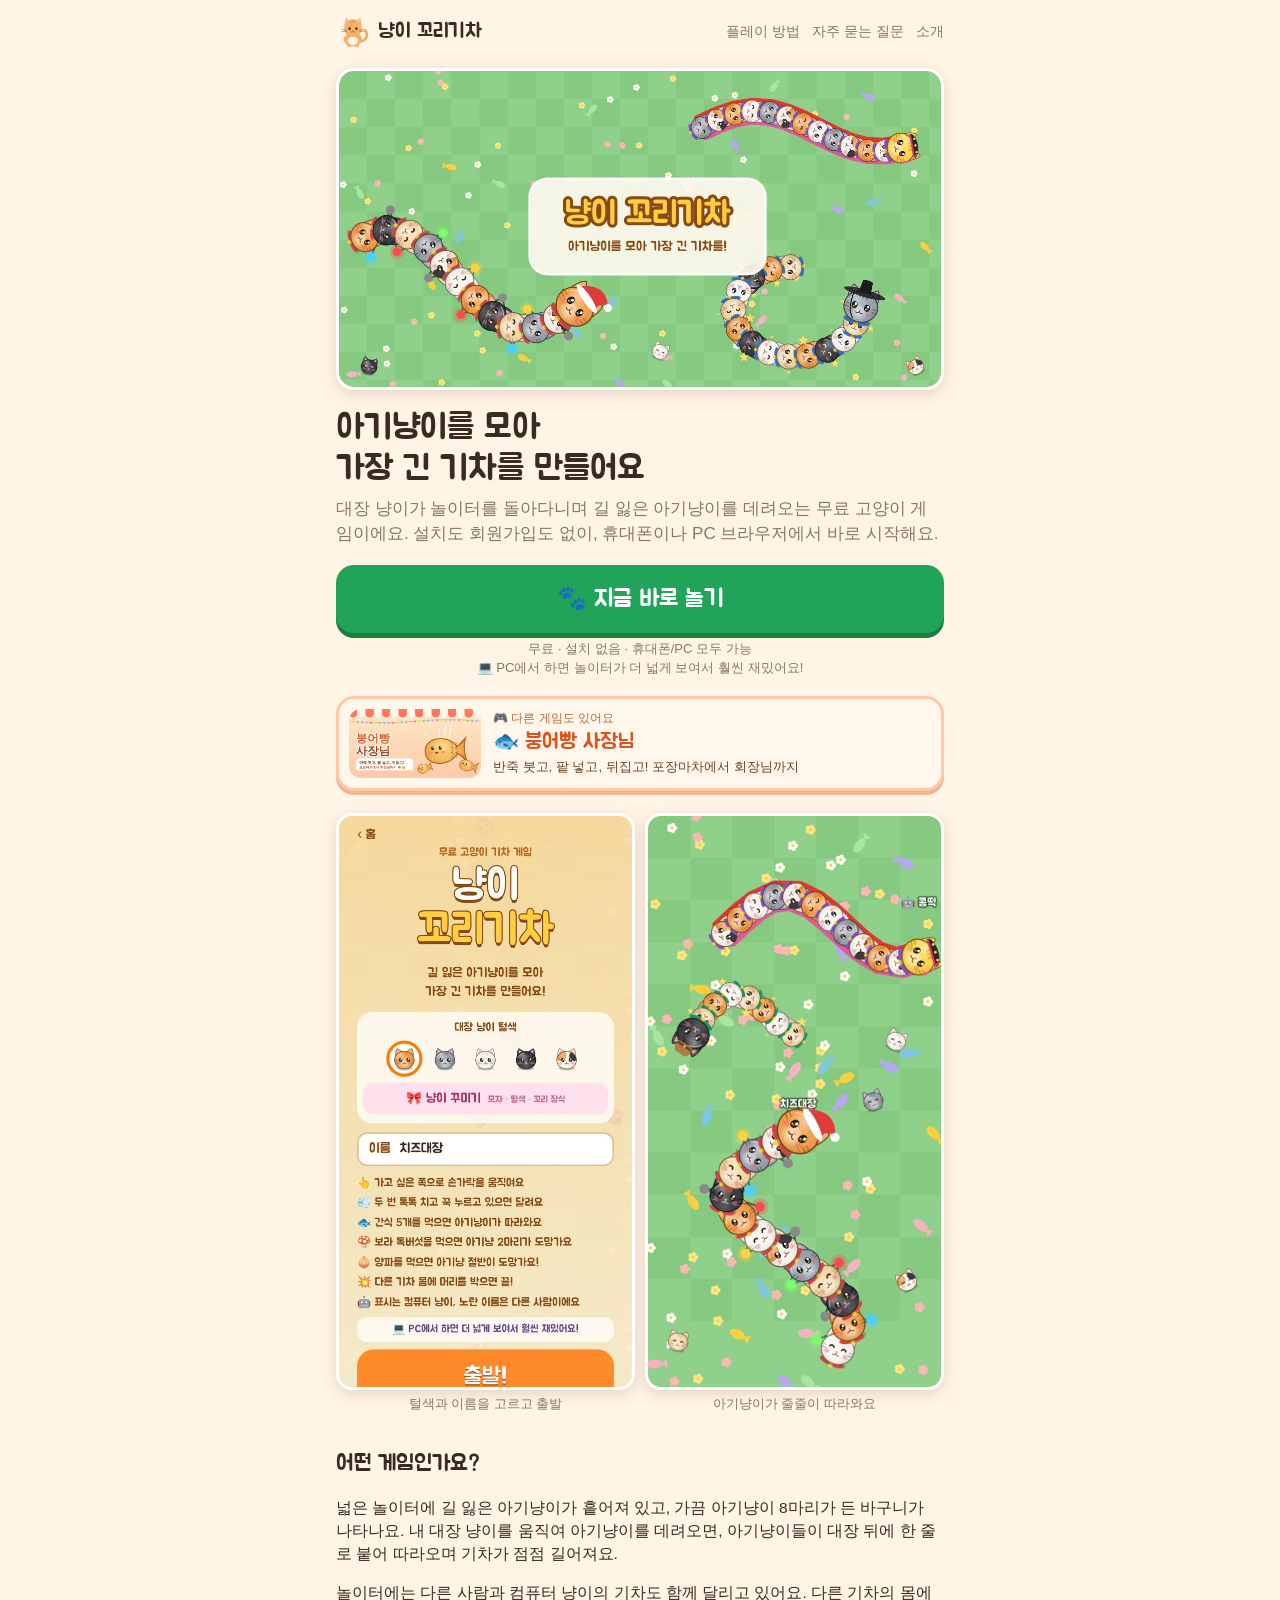
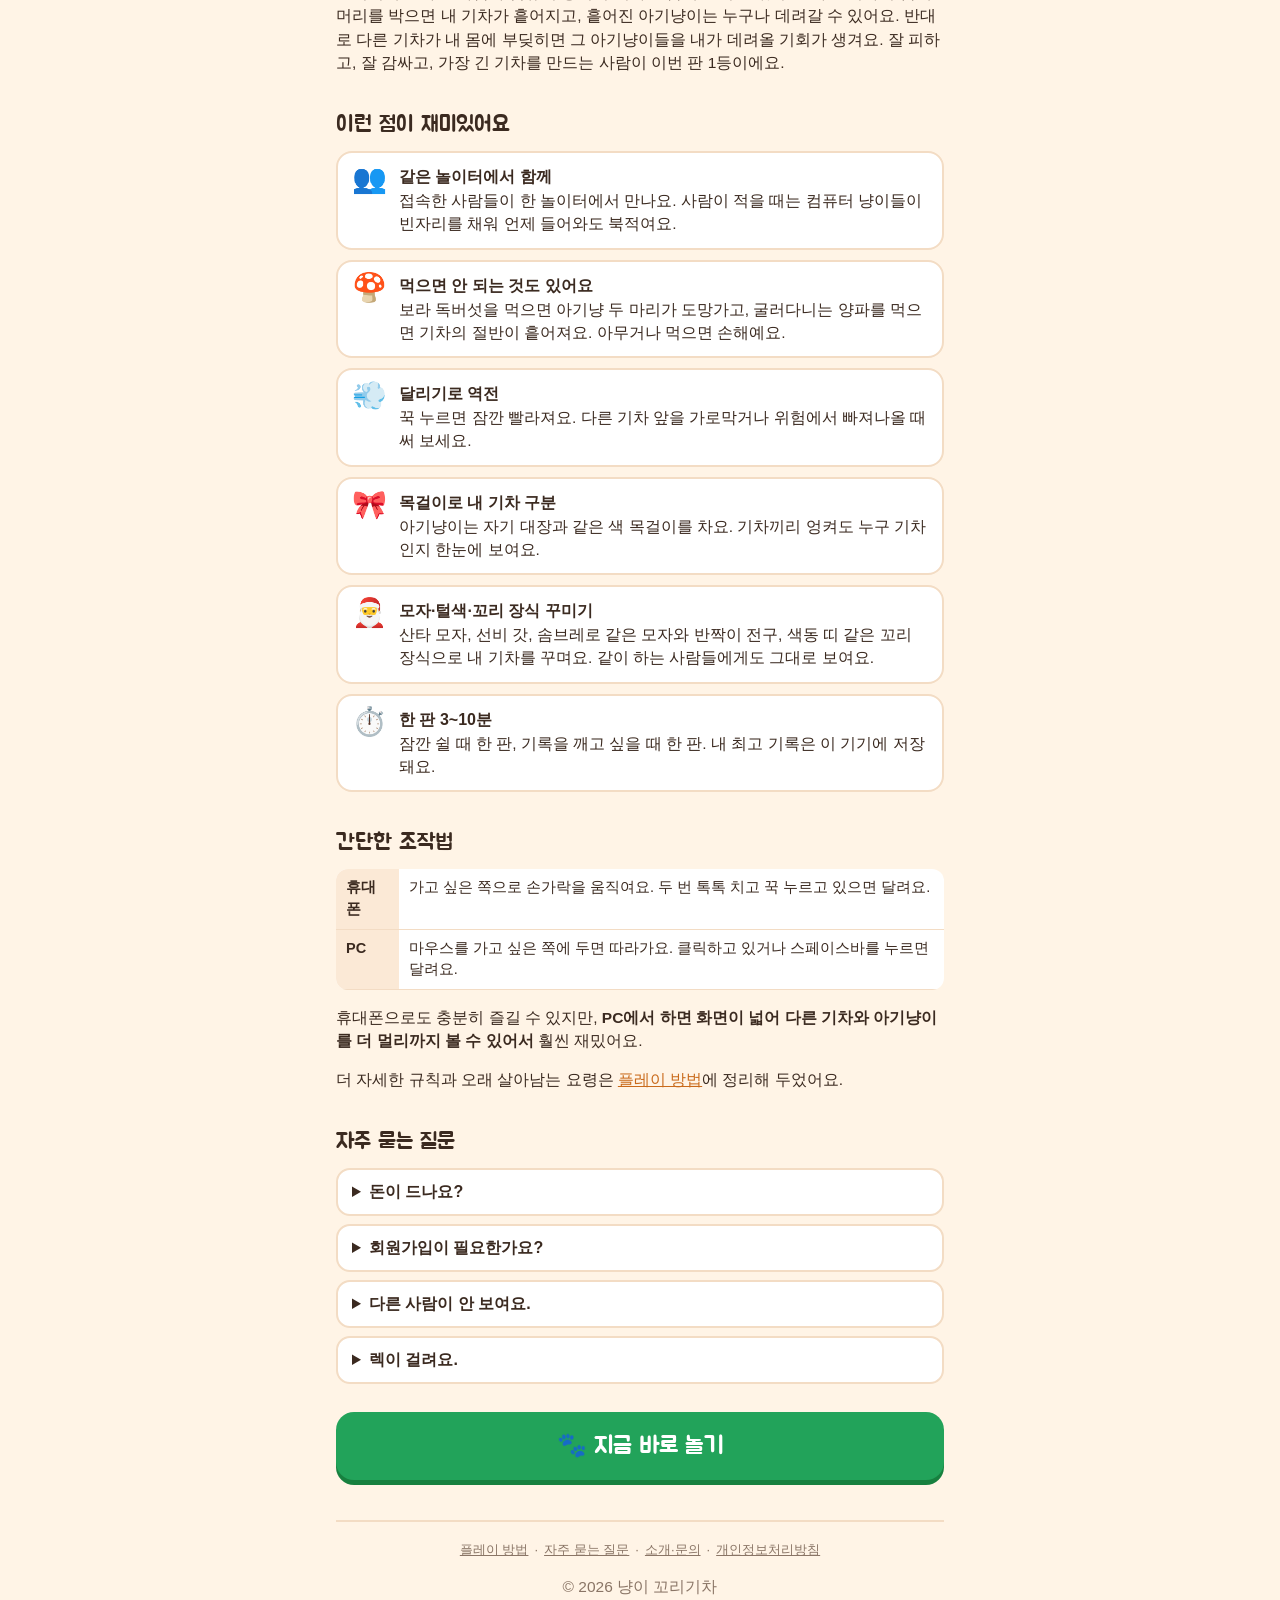
<file: index.html>
<!doctype html>
<html lang="ko">
<head>
  <meta charset="utf-8">
  <meta name="viewport" content="width=device-width, initial-scale=1, viewport-fit=cover">
  <title>냥이 꼬리기차 - 아기냥이를 모아 기차를 만드는 무료 고양이 게임</title>
  <meta name="description" content="대장 냥이가 길 잃은 아기냥이를 모아 줄줄이 기차를 만드는 무료 웹게임이에요. 설치 없이 휴대폰과 PC 브라우저에서 바로, 다른 사람들과 같은 놀이터에서 놀 수 있어요.">
  <meta name="theme-color" content="#8fd18a">
  <meta property="og:type" content="website">
  <meta property="og:title" content="냥이 꼬리기차">
  <meta property="og:description" content="아기냥이를 모아 가장 긴 고양이 기차를 만들어요. 설치 없이 바로 하는 무료 게임.">
  <meta property="og:image" content="https://nyangtrain.com/assets/img/og-cats.jpg">
  <meta property="og:image:width" content="1200">
  <meta property="og:image:height" content="630">
  <meta property="og:url" content="https://nyangtrain.com/">
  <meta name="naver-site-verification" content="bfc2e27ac45e4bbccffbcf8ea207dc15d683a55f">
  <link rel="canonical" href="https://nyangtrain.com/">
  <link rel="icon" href="assets/cat.svg" type="image/svg+xml">
  <link rel="preconnect" href="https://fonts.googleapis.com">
  <link rel="preconnect" href="https://fonts.gstatic.com" crossorigin>
  <link href="https://fonts.googleapis.com/css2?family=Jua&display=swap" rel="stylesheet">
  <link rel="stylesheet" href="assets/style.css">
  <link rel="stylesheet" href="assets/site.css">
  <script async src="https://pagead2.googlesyndication.com/pagead/js/adsbygoogle.js?client=ca-pub-5781805498180631" crossorigin="anonymous"></script>
  <script src="assets/visit.js" defer></script>
</head>
<body class="page">
  <header class="top">
    <a class="logo" href="./"><img src="assets/cat.svg" alt="">냥이 꼬리기차</a>
    <nav><a href="guide.html">플레이 방법</a><a href="faq.html">자주 묻는 질문</a><a href="about.html">소개</a></nav>
  </header>

  <main>
    <a href="play/"><img src="assets/img/og-cats.jpg" width="1200" height="630" alt="모자를 쓴 대장 냥이들이 아기냥이 기차를 끌고 가는 그림" style="width:100%;height:auto;border-radius:18px;border:3px solid #fff;box-shadow:0 4px 14px rgba(80,50,20,.15);margin-top:6px;display:block"></a>
    <h1>아기냥이를 모아<br>가장 긴 기차를 만들어요</h1>
    <p class="lead">대장 냥이가 놀이터를 돌아다니며 길 잃은 아기냥이를 데려오는 무료 고양이 게임이에요. 설치도 회원가입도 없이, 휴대폰이나 PC 브라우저에서 바로 시작해요.</p>
    <a class="play-btn" href="play/">🐾 지금 바로 놀기</a>
    <p class="small">무료 · 설치 없음 · 휴대폰/PC 모두 가능<br>💻 PC에서 하면 놀이터가 더 넓게 보여서 훨씬 재밌어요!</p>

    <a class="more-game" href="https://myolong.github.io/haru/">
      <img src="assets/img/bungeo.jpg" width="480" height="252" alt="붕어빵 캐릭터가 웃고 있는 붕어빵 사장님 게임 그림">
      <span><small>🎮 다른 게임도 있어요</small><b>🐟 붕어빵 사장님</b>반죽 붓고, 팥 넣고, 뒤집고! 포장마차에서 회장님까지</span>
    </a>

    <div class="shots">
      <figure style="margin:0"><img src="assets/img/start.jpg" width="390" height="760" alt="냥이 꼬리기차 시작 화면: 대장 냥이 털색과 이름을 고르는 화면"><figcaption>털색과 이름을 고르고 출발</figcaption></figure>
      <figure style="margin:0"><img src="assets/img/play.jpg" width="390" height="760" alt="모자를 쓴 대장 냥이 뒤로 아기냥이들이 줄지어 따라오는 그림"><figcaption>아기냥이가 줄줄이 따라와요</figcaption></figure>
    </div>

    <h2>어떤 게임인가요?</h2>
    <p>넓은 놀이터에 길 잃은 아기냥이가 흩어져 있고, 가끔 아기냥이 8마리가 든 바구니가 나타나요. 내 대장 냥이를 움직여 아기냥이를 데려오면, 아기냥이들이 대장 뒤에 한 줄로 붙어 따라오며 기차가 점점 길어져요.</p>
    <p>놀이터에는 다른 사람과 컴퓨터 냥이의 기차도 함께 달리고 있어요. 다른 기차의 몸에 머리를 박으면 내 기차가 흩어지고, 흩어진 아기냥이는 누구나 데려갈 수 있어요. 반대로 다른 기차가 내 몸에 부딪히면 그 아기냥이들을 내가 데려올 기회가 생겨요. 잘 피하고, 잘 감싸고, 가장 긴 기차를 만드는 사람이 이번 판 1등이에요.</p>

    <h2>이런 점이 재미있어요</h2>
    <ul class="cards">
      <li class="item"><span class="ico">👥</span><span><b>같은 놀이터에서 함께</b>접속한 사람들이 한 놀이터에서 만나요. 사람이 적을 때는 컴퓨터 냥이들이 빈자리를 채워 언제 들어와도 북적여요.</span></li>
      <li class="item"><span class="ico">🍄</span><span><b>먹으면 안 되는 것도 있어요</b>보라 독버섯을 먹으면 아기냥 두 마리가 도망가고, 굴러다니는 양파를 먹으면 기차의 절반이 흩어져요. 아무거나 먹으면 손해예요.</span></li>
      <li class="item"><span class="ico">💨</span><span><b>달리기로 역전</b>꾹 누르면 잠깐 빨라져요. 다른 기차 앞을 가로막거나 위험에서 빠져나올 때 써 보세요.</span></li>
      <li class="item"><span class="ico">🎀</span><span><b>목걸이로 내 기차 구분</b>아기냥이는 자기 대장과 같은 색 목걸이를 차요. 기차끼리 엉켜도 누구 기차인지 한눈에 보여요.</span></li>
      <li class="item"><span class="ico">🎅</span><span><b>모자·털색·꼬리 장식 꾸미기</b>산타 모자, 선비 갓, 솜브레로 같은 모자와 반짝이 전구, 색동 띠 같은 꼬리 장식으로 내 기차를 꾸며요. 같이 하는 사람들에게도 그대로 보여요.</span></li>
      <li class="item"><span class="ico">⏱️</span><span><b>한 판 3~10분</b>잠깐 쉴 때 한 판, 기록을 깨고 싶을 때 한 판. 내 최고 기록은 이 기기에 저장돼요.</span></li>
    </ul>

    <h2>간단한 조작법</h2>
    <table>
      <tr><th>휴대폰</th><td>가고 싶은 쪽으로 손가락을 움직여요. 두 번 톡톡 치고 꾹 누르고 있으면 달려요.</td></tr>
      <tr><th>PC</th><td>마우스를 가고 싶은 쪽에 두면 따라가요. 클릭하고 있거나 스페이스바를 누르면 달려요.</td></tr>
    </table>
    <p>휴대폰으로도 충분히 즐길 수 있지만, <b>PC에서 하면 화면이 넓어 다른 기차와 아기냥이를 더 멀리까지 볼 수 있어서</b> 훨씬 재밌어요.</p>
    <p>더 자세한 규칙과 오래 살아남는 요령은 <a href="guide.html">플레이 방법</a>에 정리해 두었어요.</p>

    <h2>자주 묻는 질문</h2>
    <details><summary>돈이 드나요?</summary><p>아니요. 게임은 모두 무료예요. 사이트 운영을 위해 광고가 붙을 수 있어요. 원하는 사람만 짧은 광고를 한 번 보고 꾸미기를 마음껏 고를 수 있고, 꾸미기는 모양만 바뀌고 실력에는 영향이 없어요.</p></details>
    <details><summary>회원가입이 필요한가요?</summary><p>필요 없어요. 이름은 게임 안에서 보일 별명만 적으면 되고, 비워 두어도 돼요. 최고 기록과 고른 털색은 이 기기의 브라우저에만 저장돼요.</p></details>
    <details><summary>다른 사람이 안 보여요.</summary><p>같은 시간에 접속한 사람이 없거나, 서버가 잠깐 쉬고 있으면 컴퓨터 냥이들과 놀게 돼요. 이름 앞에 🤖가 붙은 기차가 컴퓨터 냥이, 노란 이름이 다른 사람이에요. 서버가 처음 깨어날 때는 몇 초 걸릴 수 있어요.</p></details>
    <details><summary>렉이 걸려요.</summary><p>서버는 한국과 가까운 도쿄에 있어요. 와이파이가 약하거나 데이터가 느릴 때 기차가 끊겨 보일 수 있어요. 다른 탭과 앱을 닫고 다시 들어와 보세요.</p></details>

    <a class="play-btn" href="play/" style="margin-top:28px">🐾 지금 바로 놀기</a>
  </main>

  <footer>
    <a href="guide.html">플레이 방법</a>·<a href="faq.html">자주 묻는 질문</a>·<a href="about.html">소개·문의</a>·<a href="privacy.html">개인정보처리방침</a>
    <p>© 2026 냥이 꼬리기차</p>
  </footer>
</body>
</html>
</file>
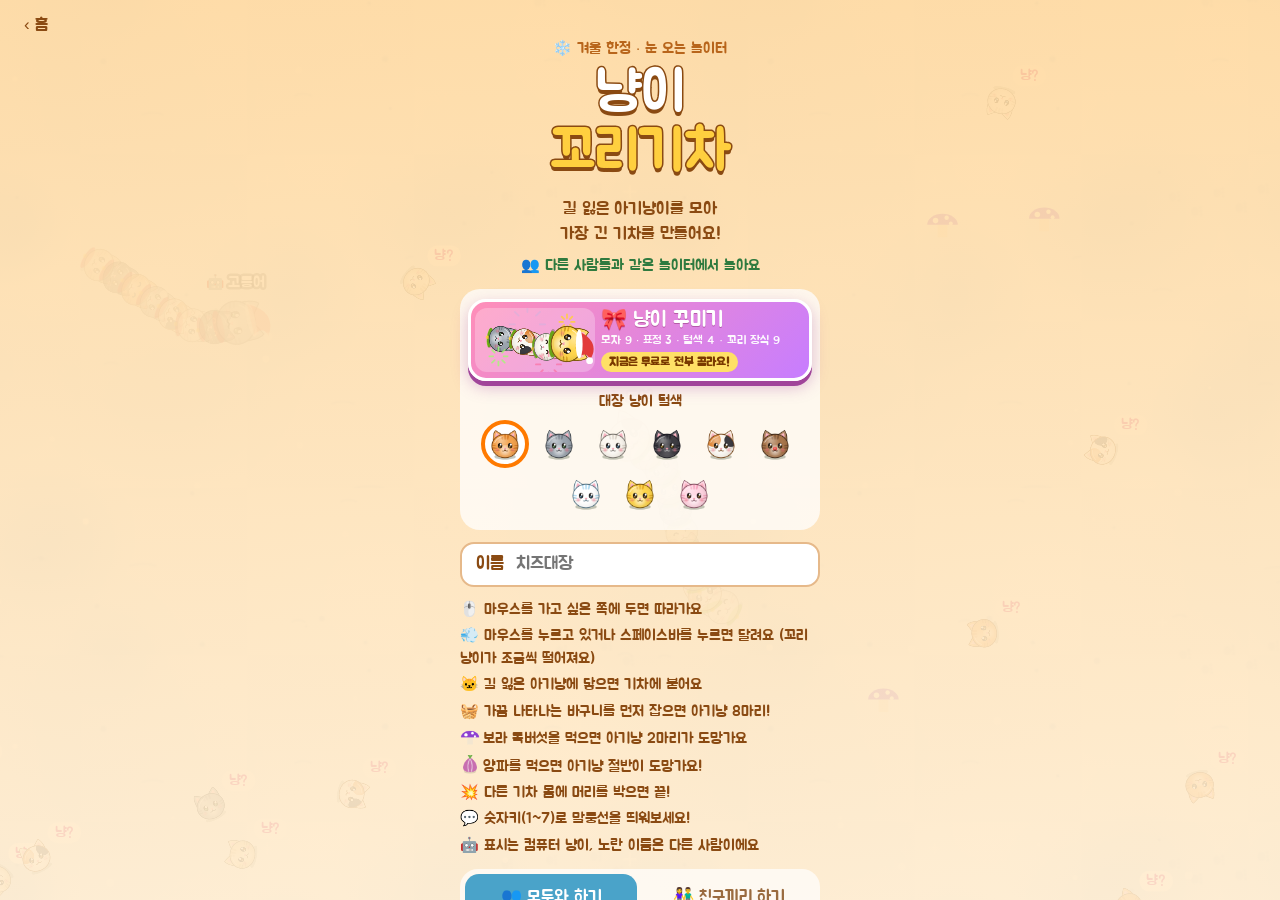
<file: play/index.html>
<!doctype html>
<html lang="ko">
<head>
  <meta charset="utf-8">
  <meta name="viewport" content="width=device-width, initial-scale=1, viewport-fit=cover">
  <title>냥이 꼬리기차 - 플레이</title>
  <meta name="description" content="대장 냥이가 길 잃은 아기냥이를 모아 줄줄이 기차를 만들어요. 다른 기차에 부딪히지 않게 가장 긴 기차를 만들어 보세요!">
  <meta name="theme-color" content="#8fd18a">
  <link rel="icon" href="../assets/cat.svg" type="image/svg+xml">
  <link rel="preconnect" href="https://fonts.googleapis.com">
  <link rel="preconnect" href="https://fonts.gstatic.com" crossorigin>
  <link href="https://fonts.googleapis.com/css2?family=Jua&display=swap" rel="stylesheet">
  <link rel="stylesheet" href="../assets/style.css">
  <link rel="stylesheet" href="cattrain.css">
</head>
<body class="cattrain">
  <canvas id="canvas" aria-label="냥이 꼬리기차 게임 화면"></canvas>


  <section class="start" id="start">
    <a class="home" href="../">‹ 홈</a>
    <p class="site">무료 고양이 기차 게임</p>
    <h1><span>냥이</span><span class="yellow">꼬리기차</span></h1>
    <p class="lead">길 잃은 아기냥이를 모아<br>가장 긴 기차를 만들어요!</p>
    <p class="mode-note" id="mode-note" hidden>👥 다른 사람들과 같은 놀이터에서 놀아요</p>
    <div class="panel">
      <button type="button" class="shop-btn" id="shop-btn">
        <span class="shop-btn-pic" id="shop-btn-pic"></span>
        <span class="shop-btn-text"><b>🎀 냥이 꾸미기</b><small>모자 9 · 표정 3 · 털색 4 · 꼬리 장식 9</small><em id="shop-badge">광고 한 번이면 전부 골라요!</em></span>
      </button>
      <p class="label">대장 냥이 털색</p>
      <div class="furs" id="furs" role="radiogroup" aria-label="대장 냥이 털색"></div>
    </div>
    <label class="name">이름 <input id="name" maxlength="8" autocomplete="off" placeholder="치즈대장"></label>
    <ul class="rules">
      <li id="rule-move">👆 가고 싶은 쪽으로 손가락을 움직여요</li>
      <li id="rule-dash">💨 두 번 톡톡 치고 꾹 누르고 있으면 달려요 (꼬리 냥이가 조금씩 떨어져요)</li>
      <li>🐱 길 잃은 아기냥에 닿으면 기차에 붙어요</li>
      <li>🧺 가끔 나타나는 바구니를 먼저 잡으면 아기냥 8마리!</li>
      <li><span class="ri" id="ri-mush">🍄</span>보라 독버섯을 먹으면 아기냥 2마리가 도망가요</li>
      <li><span class="ri" id="ri-onion">🧅</span>양파를 먹으면 아기냥 절반이 도망가요!</li>
      <li>💥 다른 기차 몸에 머리를 박으면 끝!</li>
      <li id="rule-emote">💬 오른쪽 아래 💬 버튼으로 말풍선을 띄워보세요!</li>
      <li>🤖 표시는 컴퓨터 냥이, 노란 이름은 다른 사람이에요</li>
    </ul>
    <p class="pc-tip" id="pc-tip" hidden>💻 PC에서 하면 더 넓게 보여서 훨씬 재밌어요!</p>
    <div class="invite" id="invite" hidden>
      <div class="play-tabs" role="radiogroup" aria-label="누구와 놀까요">
        <button type="button" role="radio" id="tab-all" aria-checked="true">👥 모두와 하기</button>
        <button type="button" role="radio" id="tab-friend" aria-checked="false">👫 친구끼리 하기</button>
      </div>
      <p class="tab-desc" id="tab-desc">처음 보는 사람들과 같은 놀이터에서 놀아요</p>
      <div class="invite-box" id="invite-box" hidden>
        <p id="invite-msg">이 링크를 친구에게 보내 주세요. 링크로 들어온 친구와 같은 놀이터에서 만나요!</p>
        <input id="invite-link" readonly aria-label="친구 초대 링크">
        <div class="invite-row">
          <button type="button" id="invite-share">📤 친구에게 보내기</button>
          <button type="button" id="invite-copy">🔗 링크 복사</button>
        </div>
      </div>
    </div>
    <button type="button" class="go" id="go">출발!</button>
    <a id="owner-stats" class="owner-stats" href="../visits.html" hidden>📊 접속자 보기 (운영자만)</a>
  </section>

  <div class="emote" id="emote" hidden>
    <div class="emote-menu" id="emote-menu" hidden></div>
    <button type="button" class="emote-btn" id="emote-btn" aria-label="말풍선 보내기">💬</button>
  </div>

  <dialog id="shop" class="shop">
    <form method="dialog">
      <div class="shop-head">
        <p class="shop-title">냥이 꾸미기</p>
        <button type="submit" class="shop-close" aria-label="닫기">✕</button>
      </div>
      <p class="shop-sub" id="shop-sub">광고 한 번이면 이번에 있는 동안 전부 골라 쓸 수 있어요 · 실력엔 영향 없어요 <span id="shop-count"></span></p>
      <button type="button" class="shop-pass" id="shop-pass">🎬 광고 한 번 보고 모두 열기</button>
      <div class="shop-preview" id="shop-preview"></div>
      <div id="shop-list"></div>
      <p class="shop-note" id="shop-note">고른 꾸미기는 다음에 와도 그대로 쓰고 있고, 같이 하기에서 다른 사람에게도 보여요. 다시 들어와서 바꾸려면 광고를 한 번 더 보면 돼요. 쓰는 중인 것을 한 번 더 누르면 벗어요.</p>
      <button type="submit" class="shop-done">다 골랐어요</button>
    </form>
  </dialog>

  <dialog id="result">
    <form method="dialog">
      <p class="result-title" id="result-title"></p>
      <canvas class="result-cat" id="result-cat" width="160" height="160"></canvas>
      <p class="result-sub">아기냥이들이 흩어졌어요…</p>
      <div class="stats">
        <div><small>최대 기차</small><b id="stat-len"></b></div>
        <div><small>이번 판 순위</small><b id="stat-rank"></b></div>
        <div><small>버틴 시간</small><b id="stat-time"></b></div>
      </div>
      <p class="result-best" id="result-best"></p>
      <button type="submit" value="again" autofocus>다시 출발!</button>
      <button type="submit" value="deco" class="deco-btn">🎀 냥이 꾸미고 다시 출발</button>
      <a class="other bungeo" href="https://myolong.github.io/haru/">🐟 붕어빵 사장님도 해보기</a>
      <a class="other" href="../">🏠 처음 화면</a>
    </form>
  </dialog>

  <script src="server-config.js"></script>
  <script src="../assets/visit.js"></script>
  <script src="../assets/ads-config.js"></script>
  <script src="../assets/ads.js"></script>
  <script type="module" src="cattrain.js"></script>
</body>
</html>
</file>
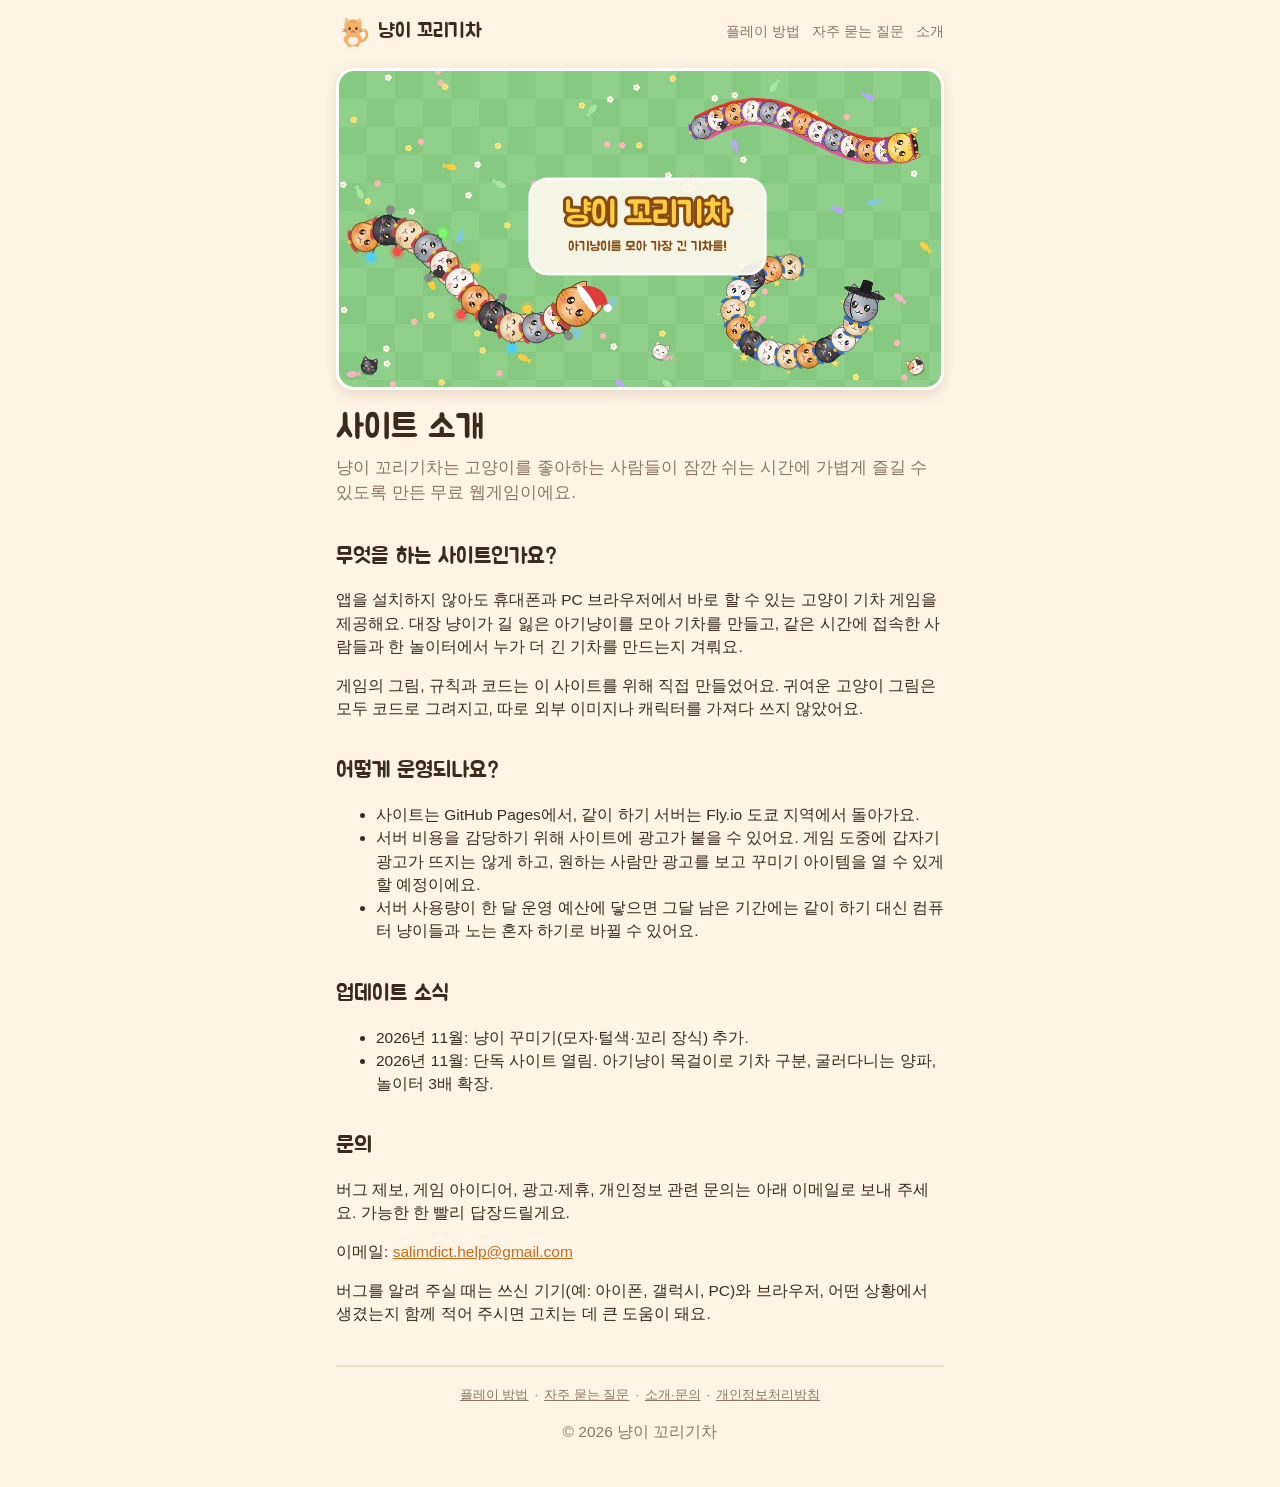
<file: about.html>
<!doctype html>
<html lang="ko">
<head>
  <meta charset="utf-8">
  <meta name="viewport" content="width=device-width, initial-scale=1, viewport-fit=cover">
  <title>소개·문의 - 냥이 꼬리기차</title>
  <meta name="description" content="냥이 꼬리기차가 어떤 사이트인지, 어떻게 운영되는지, 문의는 어디로 하면 되는지 안내해요.">
  <meta name="theme-color" content="#8fd18a">
  <link rel="canonical" href="https://nyangtrain.com/about.html">
  <link rel="icon" href="assets/cat.svg" type="image/svg+xml">
  <link rel="preconnect" href="https://fonts.googleapis.com">
  <link rel="preconnect" href="https://fonts.gstatic.com" crossorigin>
  <link href="https://fonts.googleapis.com/css2?family=Jua&display=swap" rel="stylesheet">
  <link rel="stylesheet" href="assets/style.css">
  <link rel="stylesheet" href="assets/site.css">
  <script async src="https://pagead2.googlesyndication.com/pagead/js/adsbygoogle.js?client=ca-pub-5781805498180631" crossorigin="anonymous"></script>
</head>
<body class="page">
  <header class="top">
    <a class="logo" href="./"><img src="assets/cat.svg" alt="">냥이 꼬리기차</a>
    <nav><a href="guide.html">플레이 방법</a><a href="faq.html">자주 묻는 질문</a><a href="about.html">소개</a></nav>
  </header>

  <main>
    <img src="assets/img/og-cats.jpg" width="1200" height="630" alt="모자를 쓴 대장 냥이들이 아기냥이 기차를 끌고 가는 그림" style="width:100%;height:auto;border-radius:18px;border:3px solid #fff;box-shadow:0 4px 14px rgba(80,50,20,.15);margin-top:6px;display:block">
    <h1>사이트 소개</h1>
    <p class="lead">냥이 꼬리기차는 고양이를 좋아하는 사람들이 잠깐 쉬는 시간에 가볍게 즐길 수 있도록 만든 무료 웹게임이에요.</p>

    <h2>무엇을 하는 사이트인가요?</h2>
    <p>앱을 설치하지 않아도 휴대폰과 PC 브라우저에서 바로 할 수 있는 고양이 기차 게임을 제공해요. 대장 냥이가 길 잃은 아기냥이를 모아 기차를 만들고, 같은 시간에 접속한 사람들과 한 놀이터에서 누가 더 긴 기차를 만드는지 겨뤄요.</p>
    <p>게임의 그림, 규칙과 코드는 이 사이트를 위해 직접 만들었어요. 귀여운 고양이 그림은 모두 코드로 그려지고, 따로 외부 이미지나 캐릭터를 가져다 쓰지 않았어요.</p>

    <h2>어떻게 운영되나요?</h2>
    <ul>
      <li>사이트는 GitHub Pages에서, 같이 하기 서버는 Fly.io 도쿄 지역에서 돌아가요.</li>
      <li>서버 비용을 감당하기 위해 사이트에 광고가 붙을 수 있어요. 게임 도중에 갑자기 광고가 뜨지는 않게 하고, 원하는 사람만 광고를 보고 꾸미기 아이템을 열 수 있게 할 예정이에요.</li>
      <li>서버 사용량이 한 달 운영 예산에 닿으면 그달 남은 기간에는 같이 하기 대신 컴퓨터 냥이들과 노는 혼자 하기로 바뀔 수 있어요.</li>
    </ul>

    <h2>업데이트 소식</h2>
    <ul>
      <li>2026년 11월: 냥이 꾸미기(모자·털색·꼬리 장식) 추가.</li>
      <li>2026년 11월: 단독 사이트 열림. 아기냥이 목걸이로 기차 구분, 굴러다니는 양파, 놀이터 3배 확장.</li>
    </ul>

    <h2>문의</h2>
    <p>버그 제보, 게임 아이디어, 광고·제휴, 개인정보 관련 문의는 아래 이메일로 보내 주세요. 가능한 한 빨리 답장드릴게요.</p>
    <p>이메일: <a href="mailto:salimdict.help@gmail.com">salimdict.help@gmail.com</a></p>
    <p>버그를 알려 주실 때는 쓰신 기기(예: 아이폰, 갤럭시, PC)와 브라우저, 어떤 상황에서 생겼는지 함께 적어 주시면 고치는 데 큰 도움이 돼요.</p>
  </main>

  <footer>
    <a href="guide.html">플레이 방법</a>·<a href="faq.html">자주 묻는 질문</a>·<a href="about.html">소개·문의</a>·<a href="privacy.html">개인정보처리방침</a>
    <p>© 2026 냥이 꼬리기차</p>
  </footer>
</body>
</html>
</file>
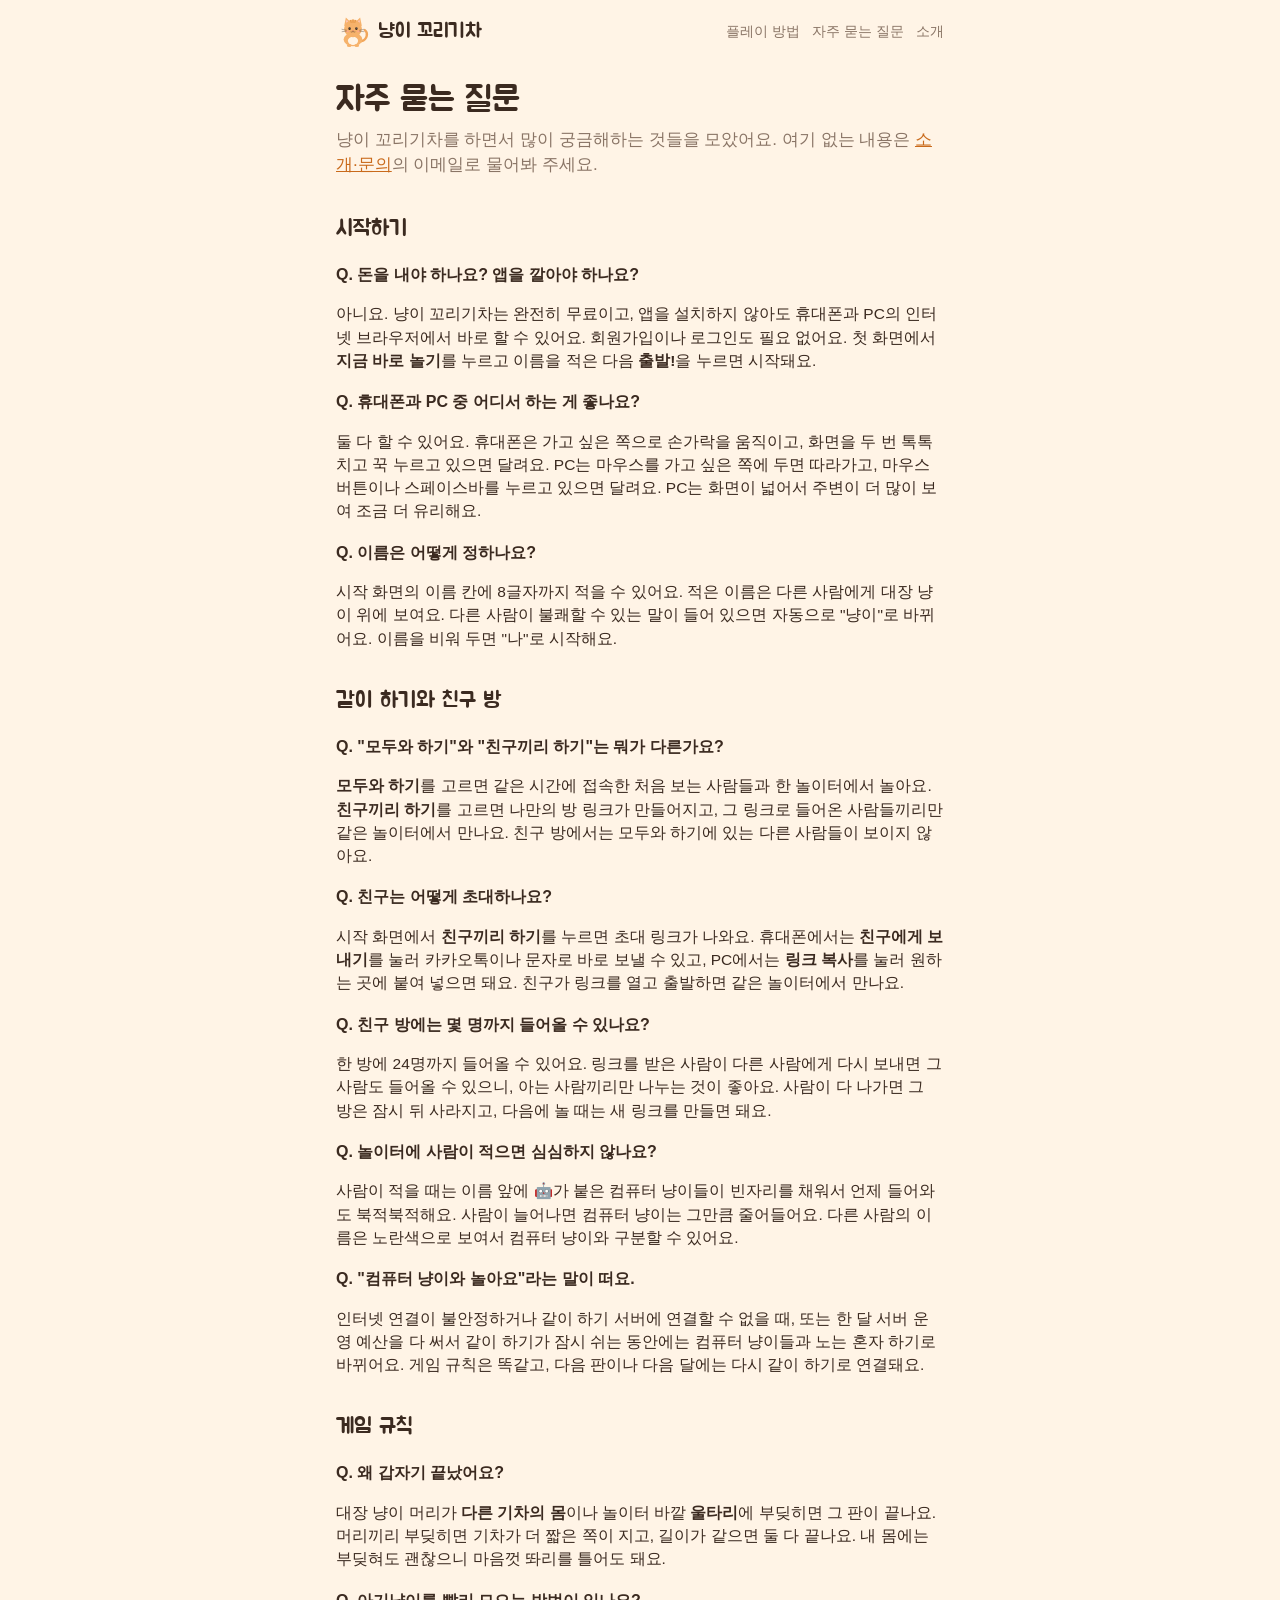
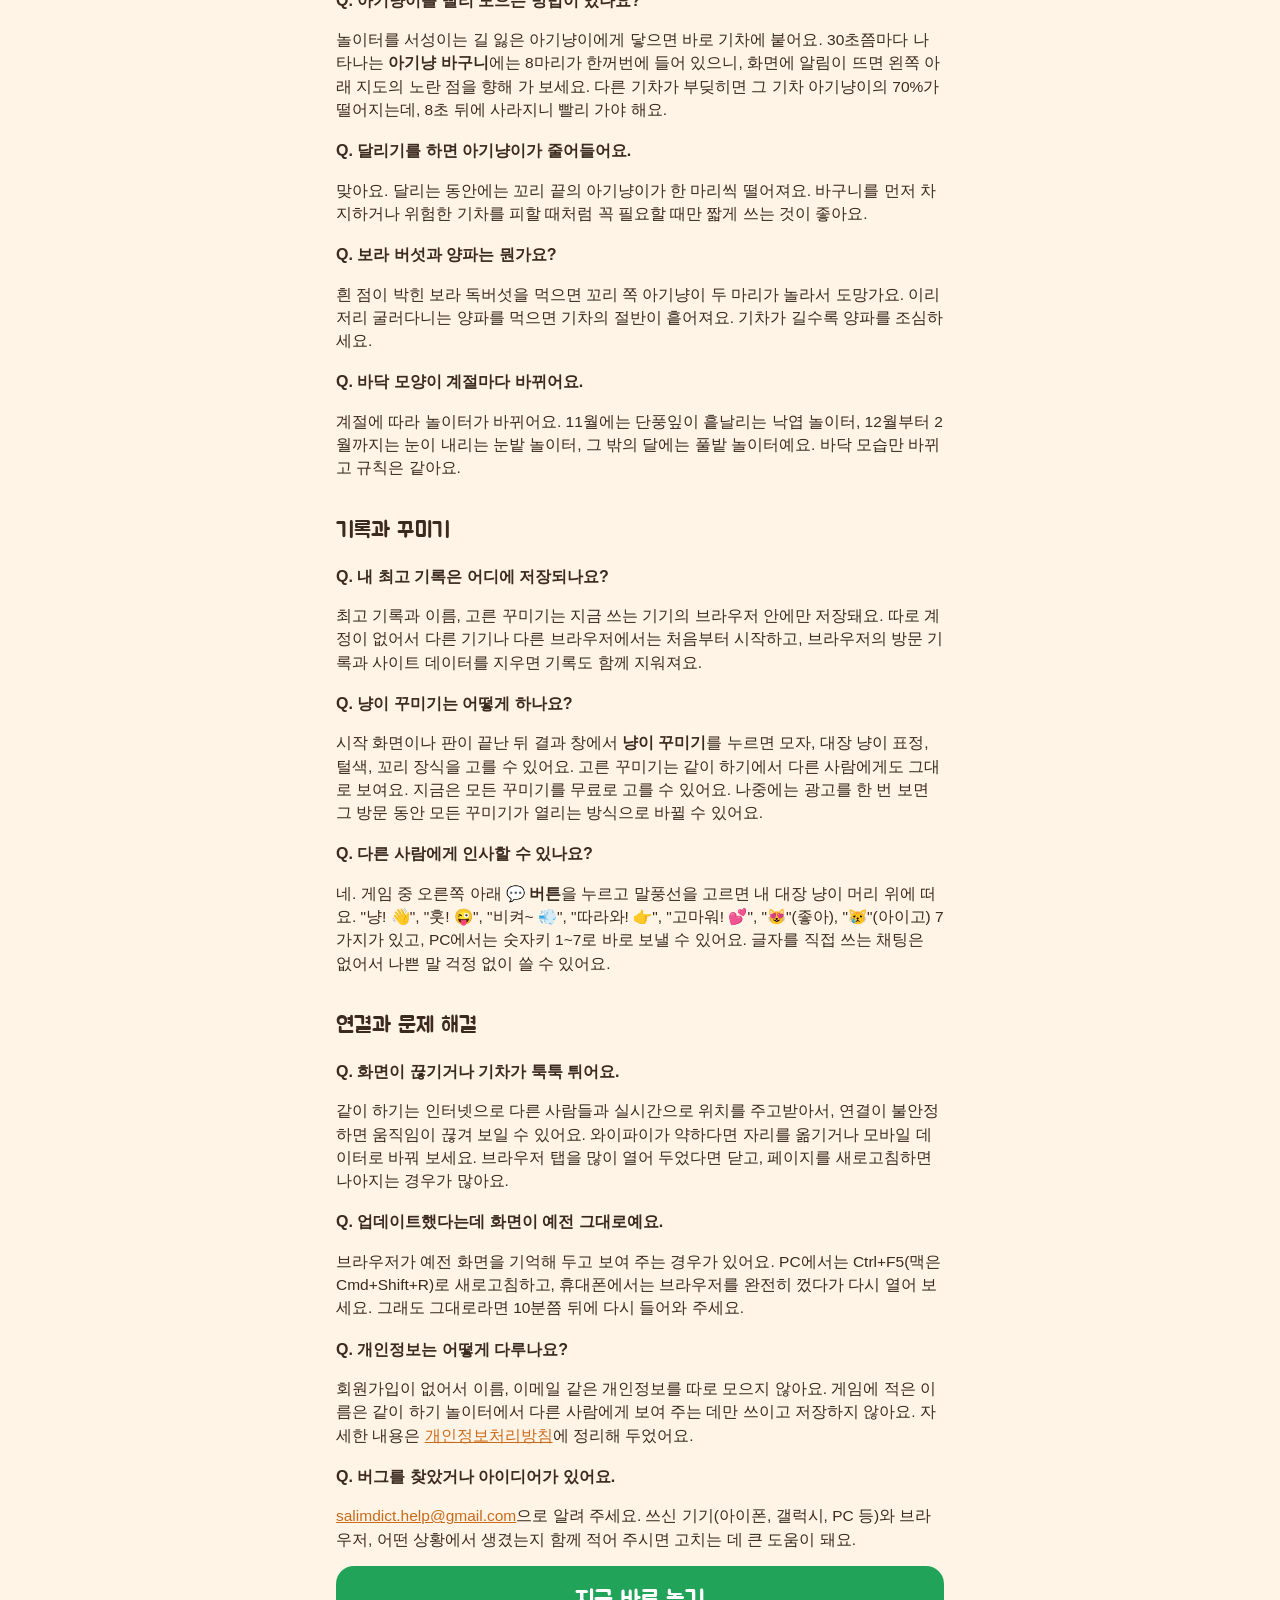
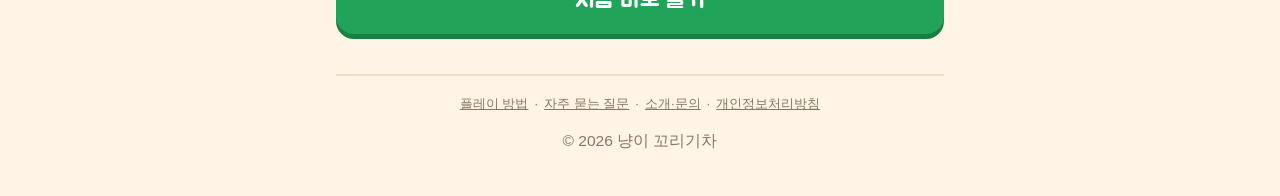
<file: faq.html>
<!doctype html>
<html lang="ko">
<head>
  <meta charset="utf-8">
  <meta name="viewport" content="width=device-width, initial-scale=1, viewport-fit=cover">
  <title>자주 묻는 질문 - 냥이 꼬리기차</title>
  <meta name="description" content="냥이 꼬리기차를 하면서 자주 궁금해하는 것들(친구 방, 같이 하기, 기록, 꾸미기, 연결 문제)을 질문과 답으로 정리했어요.">
  <meta name="theme-color" content="#8fd18a">
  <link rel="canonical" href="https://nyangtrain.com/faq.html">
  <link rel="icon" href="assets/cat.svg" type="image/svg+xml">
  <link rel="preconnect" href="https://fonts.googleapis.com">
  <link rel="preconnect" href="https://fonts.gstatic.com" crossorigin>
  <link href="https://fonts.googleapis.com/css2?family=Jua&display=swap" rel="stylesheet">
  <link rel="stylesheet" href="assets/style.css">
  <link rel="stylesheet" href="assets/site.css">
  <script async src="https://pagead2.googlesyndication.com/pagead/js/adsbygoogle.js?client=ca-pub-5781805498180631" crossorigin="anonymous"></script>
</head>
<body class="page">
  <header class="top">
    <a class="logo" href="./"><img src="assets/cat.svg" alt="">냥이 꼬리기차</a>
    <nav><a href="guide.html">플레이 방법</a><a href="faq.html">자주 묻는 질문</a><a href="about.html">소개</a></nav>
  </header>

  <main>
    <h1>자주 묻는 질문</h1>
    <p class="lead">냥이 꼬리기차를 하면서 많이 궁금해하는 것들을 모았어요. 여기 없는 내용은 <a href="about.html">소개·문의</a>의 이메일로 물어봐 주세요.</p>

    <h2>시작하기</h2>
    <h3>Q. 돈을 내야 하나요? 앱을 깔아야 하나요?</h3>
    <p>아니요. 냥이 꼬리기차는 완전히 무료이고, 앱을 설치하지 않아도 휴대폰과 PC의 인터넷 브라우저에서 바로 할 수 있어요. 회원가입이나 로그인도 필요 없어요. 첫 화면에서 <b>지금 바로 놀기</b>를 누르고 이름을 적은 다음 <b>출발!</b>을 누르면 시작돼요.</p>
    <h3>Q. 휴대폰과 PC 중 어디서 하는 게 좋나요?</h3>
    <p>둘 다 할 수 있어요. 휴대폰은 가고 싶은 쪽으로 손가락을 움직이고, 화면을 두 번 톡톡 치고 꾹 누르고 있으면 달려요. PC는 마우스를 가고 싶은 쪽에 두면 따라가고, 마우스 버튼이나 스페이스바를 누르고 있으면 달려요. PC는 화면이 넓어서 주변이 더 많이 보여 조금 더 유리해요.</p>
    <h3>Q. 이름은 어떻게 정하나요?</h3>
    <p>시작 화면의 이름 칸에 8글자까지 적을 수 있어요. 적은 이름은 다른 사람에게 대장 냥이 위에 보여요. 다른 사람이 불쾌할 수 있는 말이 들어 있으면 자동으로 "냥이"로 바뀌어요. 이름을 비워 두면 "나"로 시작해요.</p>

    <h2>같이 하기와 친구 방</h2>
    <h3>Q. "모두와 하기"와 "친구끼리 하기"는 뭐가 다른가요?</h3>
    <p><b>모두와 하기</b>를 고르면 같은 시간에 접속한 처음 보는 사람들과 한 놀이터에서 놀아요. <b>친구끼리 하기</b>를 고르면 나만의 방 링크가 만들어지고, 그 링크로 들어온 사람들끼리만 같은 놀이터에서 만나요. 친구 방에서는 모두와 하기에 있는 다른 사람들이 보이지 않아요.</p>
    <h3>Q. 친구는 어떻게 초대하나요?</h3>
    <p>시작 화면에서 <b>친구끼리 하기</b>를 누르면 초대 링크가 나와요. 휴대폰에서는 <b>친구에게 보내기</b>를 눌러 카카오톡이나 문자로 바로 보낼 수 있고, PC에서는 <b>링크 복사</b>를 눌러 원하는 곳에 붙여 넣으면 돼요. 친구가 링크를 열고 출발하면 같은 놀이터에서 만나요.</p>
    <h3>Q. 친구 방에는 몇 명까지 들어올 수 있나요?</h3>
    <p>한 방에 24명까지 들어올 수 있어요. 링크를 받은 사람이 다른 사람에게 다시 보내면 그 사람도 들어올 수 있으니, 아는 사람끼리만 나누는 것이 좋아요. 사람이 다 나가면 그 방은 잠시 뒤 사라지고, 다음에 놀 때는 새 링크를 만들면 돼요.</p>
    <h3>Q. 놀이터에 사람이 적으면 심심하지 않나요?</h3>
    <p>사람이 적을 때는 이름 앞에 🤖가 붙은 컴퓨터 냥이들이 빈자리를 채워서 언제 들어와도 북적북적해요. 사람이 늘어나면 컴퓨터 냥이는 그만큼 줄어들어요. 다른 사람의 이름은 노란색으로 보여서 컴퓨터 냥이와 구분할 수 있어요.</p>
    <h3>Q. "컴퓨터 냥이와 놀아요"라는 말이 떠요.</h3>
    <p>인터넷 연결이 불안정하거나 같이 하기 서버에 연결할 수 없을 때, 또는 한 달 서버 운영 예산을 다 써서 같이 하기가 잠시 쉬는 동안에는 컴퓨터 냥이들과 노는 혼자 하기로 바뀌어요. 게임 규칙은 똑같고, 다음 판이나 다음 달에는 다시 같이 하기로 연결돼요.</p>

    <h2>게임 규칙</h2>
    <h3>Q. 왜 갑자기 끝났어요?</h3>
    <p>대장 냥이 머리가 <b>다른 기차의 몸</b>이나 놀이터 바깥 <b>울타리</b>에 부딪히면 그 판이 끝나요. 머리끼리 부딪히면 기차가 더 짧은 쪽이 지고, 길이가 같으면 둘 다 끝나요. 내 몸에는 부딪혀도 괜찮으니 마음껏 똬리를 틀어도 돼요.</p>
    <h3>Q. 아기냥이를 빨리 모으는 방법이 있나요?</h3>
    <p>놀이터를 서성이는 길 잃은 아기냥이에게 닿으면 바로 기차에 붙어요. 30초쯤마다 나타나는 <b>아기냥 바구니</b>에는 8마리가 한꺼번에 들어 있으니, 화면에 알림이 뜨면 왼쪽 아래 지도의 노란 점을 향해 가 보세요. 다른 기차가 부딪히면 그 기차 아기냥이의 70%가 떨어지는데, 8초 뒤에 사라지니 빨리 가야 해요.</p>
    <h3>Q. 달리기를 하면 아기냥이가 줄어들어요.</h3>
    <p>맞아요. 달리는 동안에는 꼬리 끝의 아기냥이가 한 마리씩 떨어져요. 바구니를 먼저 차지하거나 위험한 기차를 피할 때처럼 꼭 필요할 때만 짧게 쓰는 것이 좋아요.</p>
    <h3>Q. 보라 버섯과 양파는 뭔가요?</h3>
    <p>흰 점이 박힌 보라 독버섯을 먹으면 꼬리 쪽 아기냥이 두 마리가 놀라서 도망가요. 이리저리 굴러다니는 양파를 먹으면 기차의 절반이 흩어져요. 기차가 길수록 양파를 조심하세요.</p>
    <h3>Q. 바닥 모양이 계절마다 바뀌어요.</h3>
    <p>계절에 따라 놀이터가 바뀌어요. 11월에는 단풍잎이 흩날리는 낙엽 놀이터, 12월부터 2월까지는 눈이 내리는 눈밭 놀이터, 그 밖의 달에는 풀밭 놀이터예요. 바닥 모습만 바뀌고 규칙은 같아요.</p>

    <h2>기록과 꾸미기</h2>
    <h3>Q. 내 최고 기록은 어디에 저장되나요?</h3>
    <p>최고 기록과 이름, 고른 꾸미기는 지금 쓰는 기기의 브라우저 안에만 저장돼요. 따로 계정이 없어서 다른 기기나 다른 브라우저에서는 처음부터 시작하고, 브라우저의 방문 기록과 사이트 데이터를 지우면 기록도 함께 지워져요.</p>
    <h3>Q. 냥이 꾸미기는 어떻게 하나요?</h3>
    <p>시작 화면이나 판이 끝난 뒤 결과 창에서 <b>냥이 꾸미기</b>를 누르면 모자, 대장 냥이 표정, 털색, 꼬리 장식을 고를 수 있어요. 고른 꾸미기는 같이 하기에서 다른 사람에게도 그대로 보여요. 지금은 모든 꾸미기를 무료로 고를 수 있어요. 나중에는 광고를 한 번 보면 그 방문 동안 모든 꾸미기가 열리는 방식으로 바뀔 수 있어요.</p>

    <h3>Q. 다른 사람에게 인사할 수 있나요?</h3>
    <p>네. 게임 중 오른쪽 아래 <b>💬 버튼</b>을 누르고 말풍선을 고르면 내 대장 냥이 머리 위에 떠요. "냥! 👋", "훗! 😜", "비켜~ 💨", "따라와! 👉", "고마워! 💕", "😻"(좋아), "😿"(아이고) 7가지가 있고, PC에서는 숫자키 1~7로 바로 보낼 수 있어요. 글자를 직접 쓰는 채팅은 없어서 나쁜 말 걱정 없이 쓸 수 있어요.</p>

    <h2>연결과 문제 해결</h2>
    <h3>Q. 화면이 끊기거나 기차가 툭툭 튀어요.</h3>
    <p>같이 하기는 인터넷으로 다른 사람들과 실시간으로 위치를 주고받아서, 연결이 불안정하면 움직임이 끊겨 보일 수 있어요. 와이파이가 약하다면 자리를 옮기거나 모바일 데이터로 바꿔 보세요. 브라우저 탭을 많이 열어 두었다면 닫고, 페이지를 새로고침하면 나아지는 경우가 많아요.</p>
    <h3>Q. 업데이트했다는데 화면이 예전 그대로예요.</h3>
    <p>브라우저가 예전 화면을 기억해 두고 보여 주는 경우가 있어요. PC에서는 Ctrl+F5(맥은 Cmd+Shift+R)로 새로고침하고, 휴대폰에서는 브라우저를 완전히 껐다가 다시 열어 보세요. 그래도 그대로라면 10분쯤 뒤에 다시 들어와 주세요.</p>
    <h3>Q. 개인정보는 어떻게 다루나요?</h3>
    <p>회원가입이 없어서 이름, 이메일 같은 개인정보를 따로 모으지 않아요. 게임에 적은 이름은 같이 하기 놀이터에서 다른 사람에게 보여 주는 데만 쓰이고 저장하지 않아요. 자세한 내용은 <a href="privacy.html">개인정보처리방침</a>에 정리해 두었어요.</p>
    <h3>Q. 버그를 찾았거나 아이디어가 있어요.</h3>
    <p><a href="mailto:salimdict.help@gmail.com">salimdict.help@gmail.com</a>으로 알려 주세요. 쓰신 기기(아이폰, 갤럭시, PC 등)와 브라우저, 어떤 상황에서 생겼는지 함께 적어 주시면 고치는 데 큰 도움이 돼요.</p>

    <a class="play-btn" href="play/">지금 바로 놀기</a>
  </main>

  <footer>
    <a href="guide.html">플레이 방법</a>·<a href="faq.html">자주 묻는 질문</a>·<a href="about.html">소개·문의</a>·<a href="privacy.html">개인정보처리방침</a>
    <p>© 2026 냥이 꼬리기차</p>
  </footer>
</body>
</html>
</file>
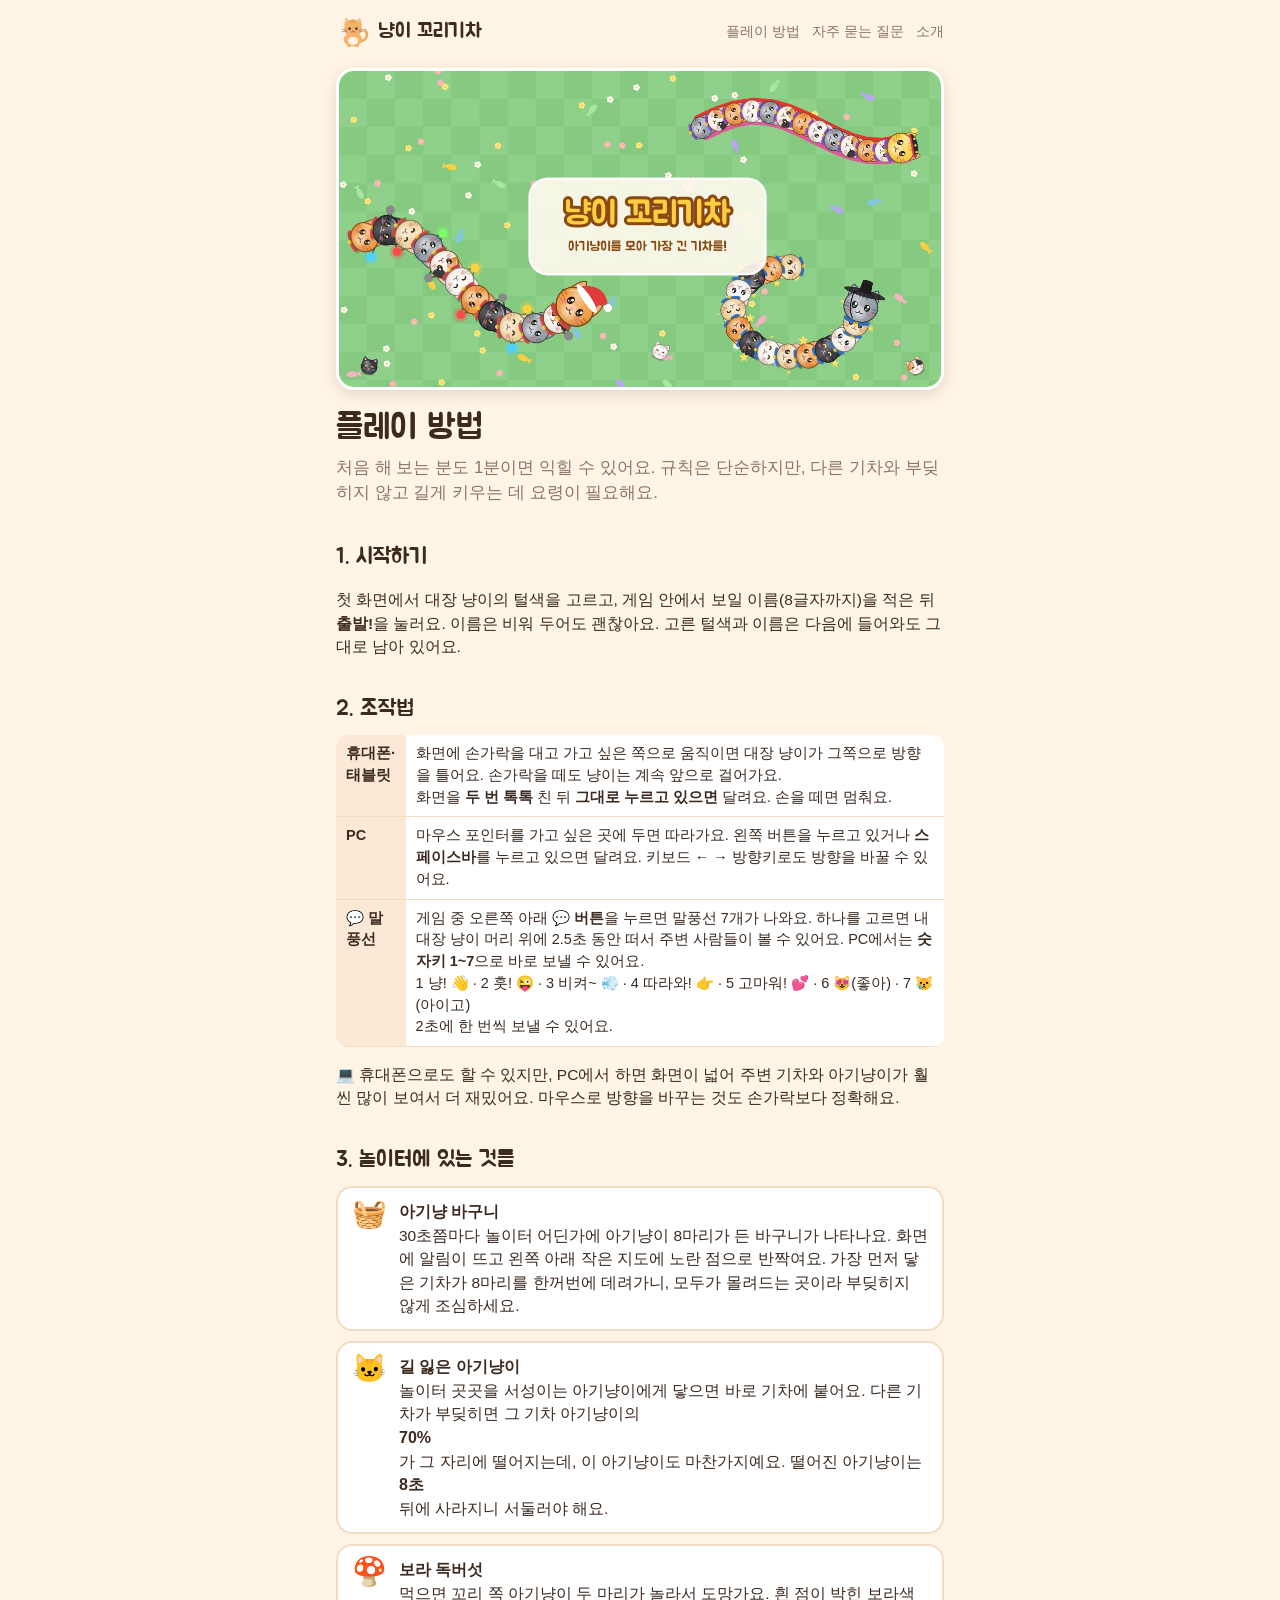
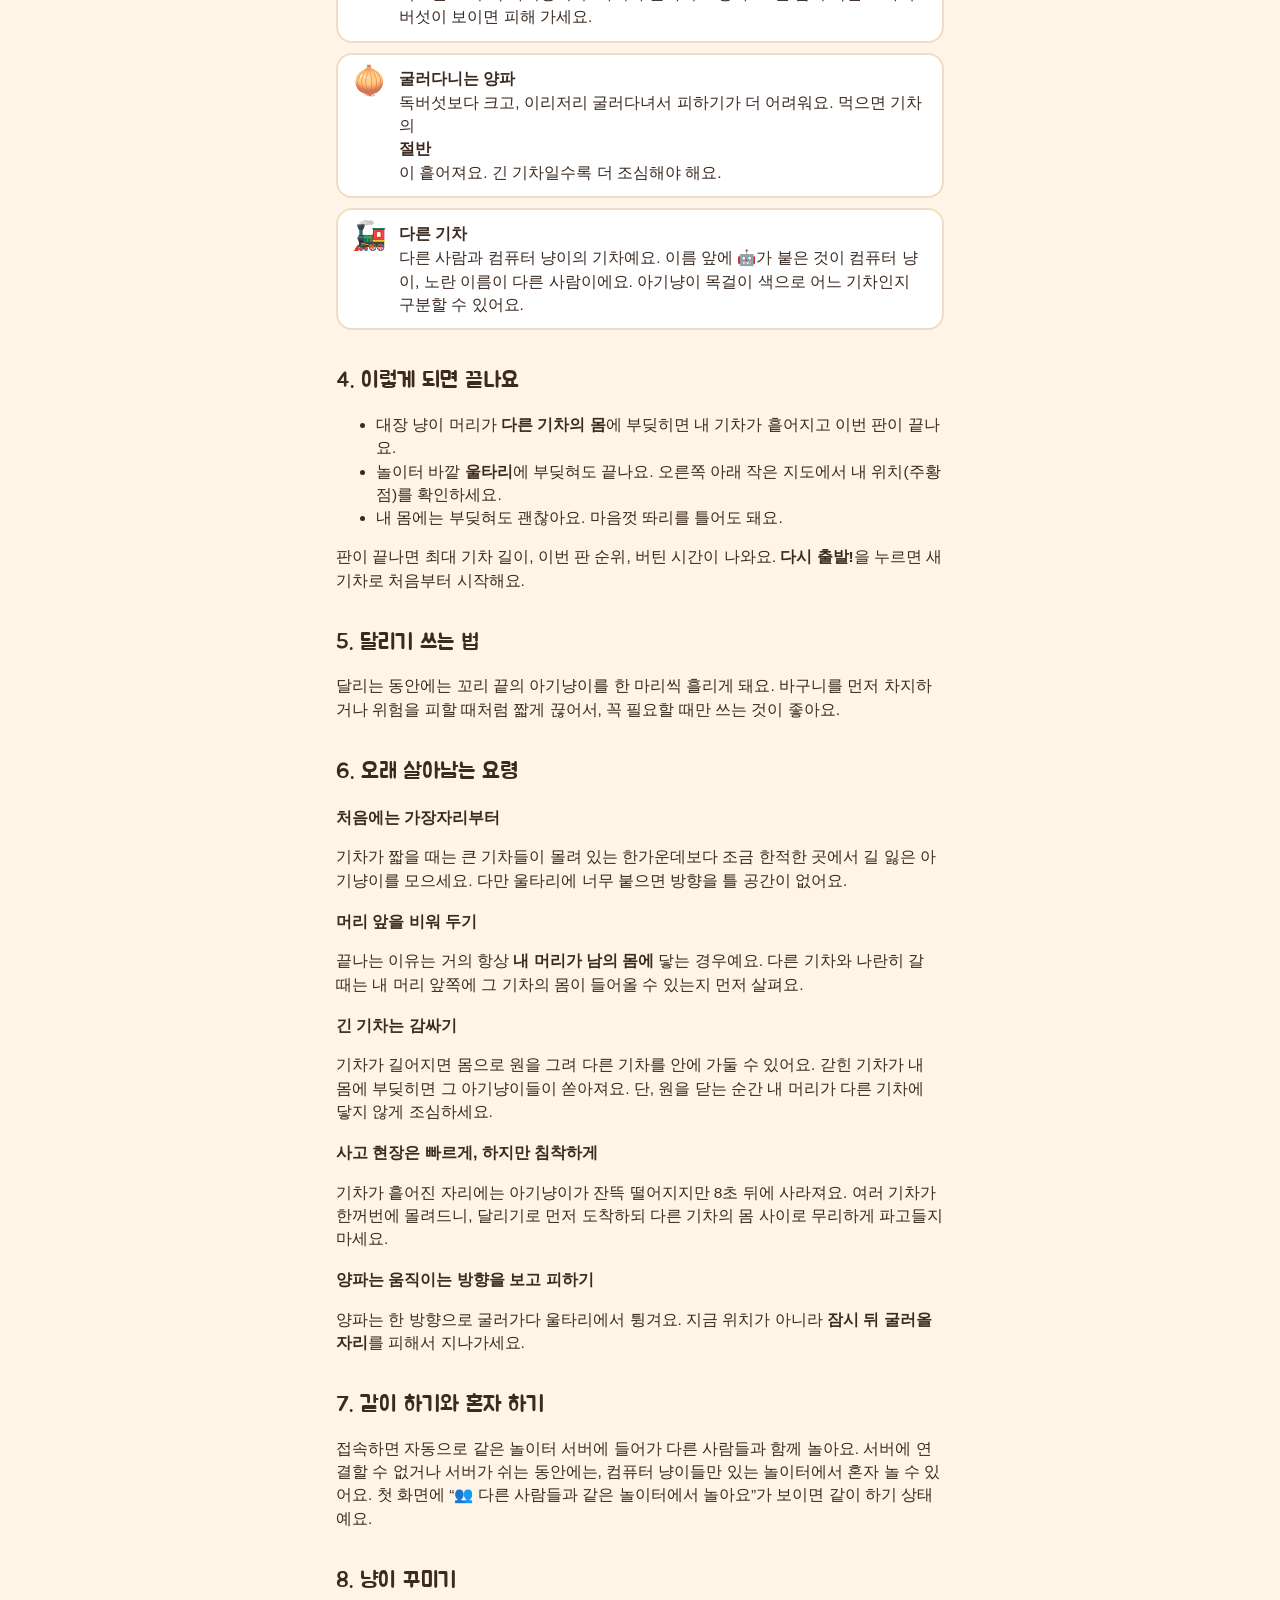
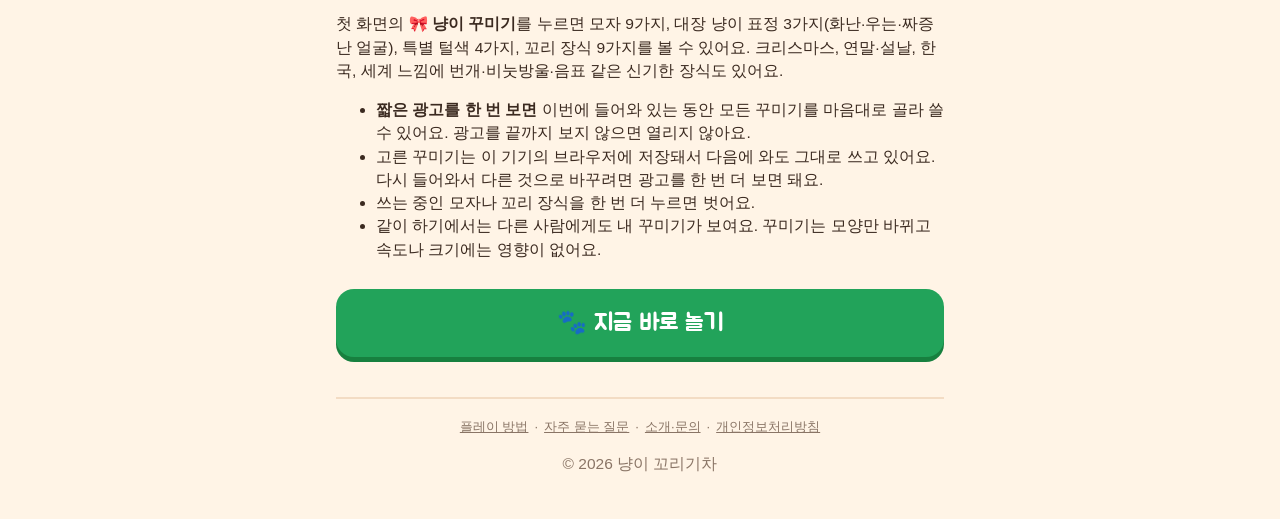
<file: guide.html>
<!doctype html>
<html lang="ko">
<head>
  <meta charset="utf-8">
  <meta name="viewport" content="width=device-width, initial-scale=1, viewport-fit=cover">
  <title>플레이 방법 - 냥이 꼬리기차</title>
  <meta name="description" content="냥이 꼬리기차의 조작법, 아기냥·바구니·독버섯·양파 규칙, 오래 살아남고 기차를 길게 만드는 요령을 정리했어요.">
  <meta name="theme-color" content="#8fd18a">
  <link rel="canonical" href="https://nyangtrain.com/guide.html">
  <link rel="icon" href="assets/cat.svg" type="image/svg+xml">
  <link rel="preconnect" href="https://fonts.googleapis.com">
  <link rel="preconnect" href="https://fonts.gstatic.com" crossorigin>
  <link href="https://fonts.googleapis.com/css2?family=Jua&display=swap" rel="stylesheet">
  <link rel="stylesheet" href="assets/style.css">
  <link rel="stylesheet" href="assets/site.css">
  <script async src="https://pagead2.googlesyndication.com/pagead/js/adsbygoogle.js?client=ca-pub-5781805498180631" crossorigin="anonymous"></script>
</head>
<body class="page">
  <header class="top">
    <a class="logo" href="./"><img src="assets/cat.svg" alt="">냥이 꼬리기차</a>
    <nav><a href="guide.html">플레이 방법</a><a href="faq.html">자주 묻는 질문</a><a href="about.html">소개</a></nav>
  </header>

  <main>
    <img src="assets/img/og-cats.jpg" width="1200" height="630" alt="모자를 쓴 대장 냥이들이 아기냥이 기차를 끌고 가는 그림" style="width:100%;height:auto;border-radius:18px;border:3px solid #fff;box-shadow:0 4px 14px rgba(80,50,20,.15);margin-top:6px;display:block">
    <h1>플레이 방법</h1>
    <p class="lead">처음 해 보는 분도 1분이면 익힐 수 있어요. 규칙은 단순하지만, 다른 기차와 부딪히지 않고 길게 키우는 데 요령이 필요해요.</p>

    <h2>1. 시작하기</h2>
    <p>첫 화면에서 대장 냥이의 털색을 고르고, 게임 안에서 보일 이름(8글자까지)을 적은 뒤 <b>출발!</b>을 눌러요. 이름은 비워 두어도 괜찮아요. 고른 털색과 이름은 다음에 들어와도 그대로 남아 있어요.</p>

    <h2>2. 조작법</h2>
    <table>
      <tr><th>휴대폰·태블릿</th><td>화면에 손가락을 대고 가고 싶은 쪽으로 움직이면 대장 냥이가 그쪽으로 방향을 틀어요. 손가락을 떼도 냥이는 계속 앞으로 걸어가요.<br>화면을 <b>두 번 톡톡</b> 친 뒤 <b>그대로 누르고 있으면</b> 달려요. 손을 떼면 멈춰요.</td></tr>
      <tr><th>PC</th><td>마우스 포인터를 가고 싶은 곳에 두면 따라가요. 왼쪽 버튼을 누르고 있거나 <b>스페이스바</b>를 누르고 있으면 달려요. 키보드 ← → 방향키로도 방향을 바꿀 수 있어요.</td></tr>
      <tr><th>💬 말풍선</th><td>게임 중 오른쪽 아래 <b>💬 버튼</b>을 누르면 말풍선 7개가 나와요. 하나를 고르면 내 대장 냥이 머리 위에 2.5초 동안 떠서 주변 사람들이 볼 수 있어요. PC에서는 <b>숫자키 1~7</b>으로 바로 보낼 수 있어요.<br>1 냥! 👋 · 2 훗! 😜 · 3 비켜~ 💨 · 4 따라와! 👉 · 5 고마워! 💕 · 6 😻(좋아) · 7 😿(아이고)<br>2초에 한 번씩 보낼 수 있어요.</td></tr>
    </table>
    <p>💻 휴대폰으로도 할 수 있지만, PC에서 하면 화면이 넓어 주변 기차와 아기냥이가 훨씬 많이 보여서 더 재밌어요. 마우스로 방향을 바꾸는 것도 손가락보다 정확해요.</p>

    <h2>3. 놀이터에 있는 것들</h2>
    <ul class="cards">
      <li class="item"><span class="ico">🧺</span><span><b>아기냥 바구니</b>30초쯤마다 놀이터 어딘가에 아기냥이 8마리가 든 바구니가 나타나요. 화면에 알림이 뜨고 왼쪽 아래 작은 지도에 노란 점으로 반짝여요. 가장 먼저 닿은 기차가 8마리를 한꺼번에 데려가니, 모두가 몰려드는 곳이라 부딪히지 않게 조심하세요.</span></li>
      <li class="item"><span class="ico">🐱</span><span><b>길 잃은 아기냥이</b>놀이터 곳곳을 서성이는 아기냥이에게 닿으면 바로 기차에 붙어요. 다른 기차가 부딪히면 그 기차 아기냥이의 <b>70%</b>가 그 자리에 떨어지는데, 이 아기냥이도 마찬가지예요. 떨어진 아기냥이는 <b>8초</b> 뒤에 사라지니 서둘러야 해요.</span></li>
      <li class="item"><span class="ico">🍄</span><span><b>보라 독버섯</b>먹으면 꼬리 쪽 아기냥이 두 마리가 놀라서 도망가요. 흰 점이 박힌 보라색 버섯이 보이면 피해 가세요.</span></li>
      <li class="item"><span class="ico">🧅</span><span><b>굴러다니는 양파</b>독버섯보다 크고, 이리저리 굴러다녀서 피하기가 더 어려워요. 먹으면 기차의 <b>절반</b>이 흩어져요. 긴 기차일수록 더 조심해야 해요.</span></li>
      <li class="item"><span class="ico">🚂</span><span><b>다른 기차</b>다른 사람과 컴퓨터 냥이의 기차예요. 이름 앞에 🤖가 붙은 것이 컴퓨터 냥이, 노란 이름이 다른 사람이에요. 아기냥이 목걸이 색으로 어느 기차인지 구분할 수 있어요.</span></li>
    </ul>

    <h2>4. 이렇게 되면 끝나요</h2>
    <ul>
      <li>대장 냥이 머리가 <b>다른 기차의 몸</b>에 부딪히면 내 기차가 흩어지고 이번 판이 끝나요.</li>
      <li>놀이터 바깥 <b>울타리</b>에 부딪혀도 끝나요. 오른쪽 아래 작은 지도에서 내 위치(주황 점)를 확인하세요.</li>
      <li>내 몸에는 부딪혀도 괜찮아요. 마음껏 똬리를 틀어도 돼요.</li>
    </ul>
    <p>판이 끝나면 최대 기차 길이, 이번 판 순위, 버틴 시간이 나와요. <b>다시 출발!</b>을 누르면 새 기차로 처음부터 시작해요.</p>

    <h2>5. 달리기 쓰는 법</h2>
    <p>달리는 동안에는 꼬리 끝의 아기냥이를 한 마리씩 흘리게 돼요. 바구니를 먼저 차지하거나 위험을 피할 때처럼 짧게 끊어서, 꼭 필요할 때만 쓰는 것이 좋아요.</p>

    <h2>6. 오래 살아남는 요령</h2>
    <h3>처음에는 가장자리부터</h3>
    <p>기차가 짧을 때는 큰 기차들이 몰려 있는 한가운데보다 조금 한적한 곳에서 길 잃은 아기냥이를 모으세요. 다만 울타리에 너무 붙으면 방향을 틀 공간이 없어요.</p>
    <h3>머리 앞을 비워 두기</h3>
    <p>끝나는 이유는 거의 항상 <b>내 머리가 남의 몸에</b> 닿는 경우예요. 다른 기차와 나란히 갈 때는 내 머리 앞쪽에 그 기차의 몸이 들어올 수 있는지 먼저 살펴요.</p>
    <h3>긴 기차는 감싸기</h3>
    <p>기차가 길어지면 몸으로 원을 그려 다른 기차를 안에 가둘 수 있어요. 갇힌 기차가 내 몸에 부딪히면 그 아기냥이들이 쏟아져요. 단, 원을 닫는 순간 내 머리가 다른 기차에 닿지 않게 조심하세요.</p>
    <h3>사고 현장은 빠르게, 하지만 침착하게</h3>
    <p>기차가 흩어진 자리에는 아기냥이가 잔뜩 떨어지지만 8초 뒤에 사라져요. 여러 기차가 한꺼번에 몰려드니, 달리기로 먼저 도착하되 다른 기차의 몸 사이로 무리하게 파고들지 마세요.</p>
    <h3>양파는 움직이는 방향을 보고 피하기</h3>
    <p>양파는 한 방향으로 굴러가다 울타리에서 튕겨요. 지금 위치가 아니라 <b>잠시 뒤 굴러올 자리</b>를 피해서 지나가세요.</p>

    <h2>7. 같이 하기와 혼자 하기</h2>
    <p>접속하면 자동으로 같은 놀이터 서버에 들어가 다른 사람들과 함께 놀아요. 서버에 연결할 수 없거나 서버가 쉬는 동안에는, 컴퓨터 냥이들만 있는 놀이터에서 혼자 놀 수 있어요. 첫 화면에 “👥 다른 사람들과 같은 놀이터에서 놀아요”가 보이면 같이 하기 상태예요.</p>

    <h2>8. 냥이 꾸미기</h2>
    <p>첫 화면의 <b>🎀 냥이 꾸미기</b>를 누르면 모자 9가지, 대장 냥이 표정 3가지(화난·우는·짜증난 얼굴), 특별 털색 4가지, 꼬리 장식 9가지를 볼 수 있어요. 크리스마스, 연말·설날, 한국, 세계 느낌에 번개·비눗방울·음표 같은 신기한 장식도 있어요.</p>
    <ul>
      <li><b>짧은 광고를 한 번 보면</b> 이번에 들어와 있는 동안 모든 꾸미기를 마음대로 골라 쓸 수 있어요. 광고를 끝까지 보지 않으면 열리지 않아요.</li>
      <li>고른 꾸미기는 이 기기의 브라우저에 저장돼서 다음에 와도 그대로 쓰고 있어요. 다시 들어와서 다른 것으로 바꾸려면 광고를 한 번 더 보면 돼요.</li>
      <li>쓰는 중인 모자나 꼬리 장식을 한 번 더 누르면 벗어요.</li>
      <li>같이 하기에서는 다른 사람에게도 내 꾸미기가 보여요. 꾸미기는 모양만 바뀌고 속도나 크기에는 영향이 없어요.</li>
    </ul>

    <a class="play-btn" href="play/" style="margin-top:28px">🐾 지금 바로 놀기</a>
  </main>

  <footer>
    <a href="guide.html">플레이 방법</a>·<a href="faq.html">자주 묻는 질문</a>·<a href="about.html">소개·문의</a>·<a href="privacy.html">개인정보처리방침</a>
    <p>© 2026 냥이 꼬리기차</p>
  </footer>
</body>
</html>
</file>
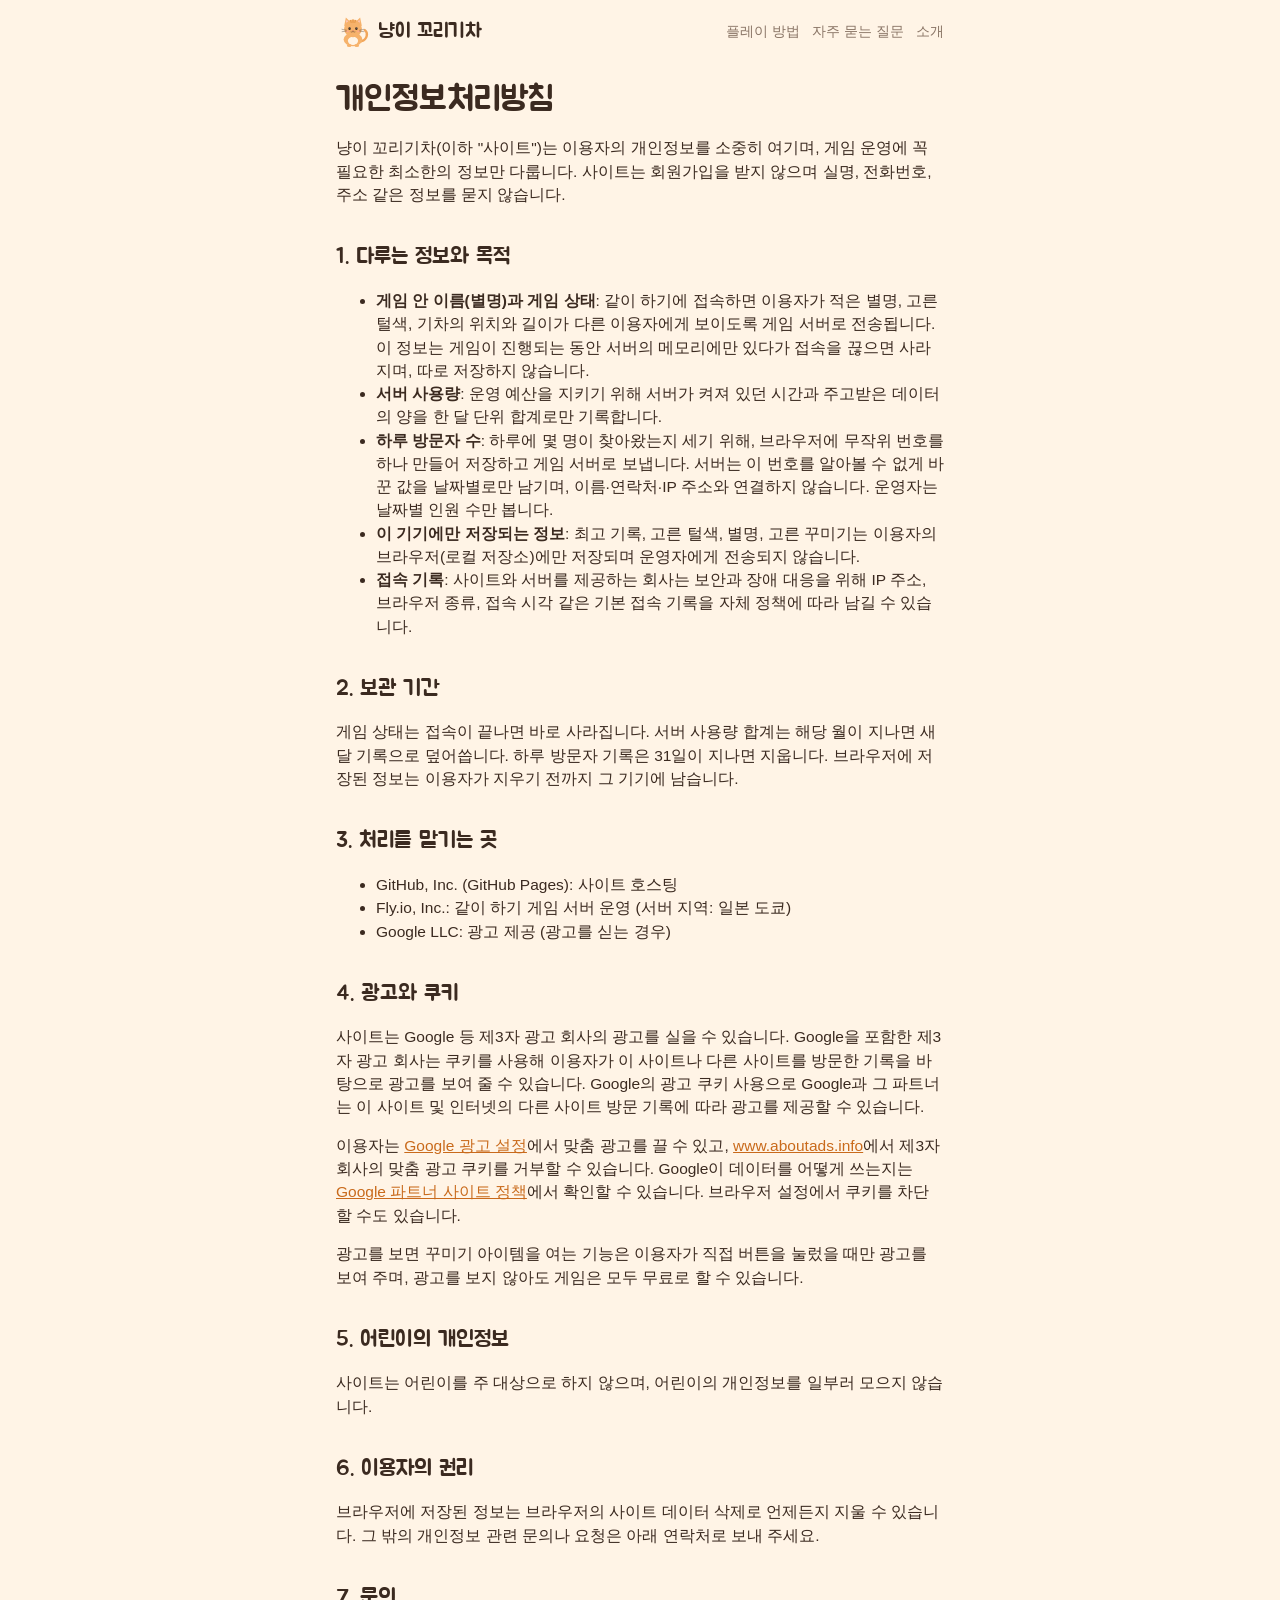
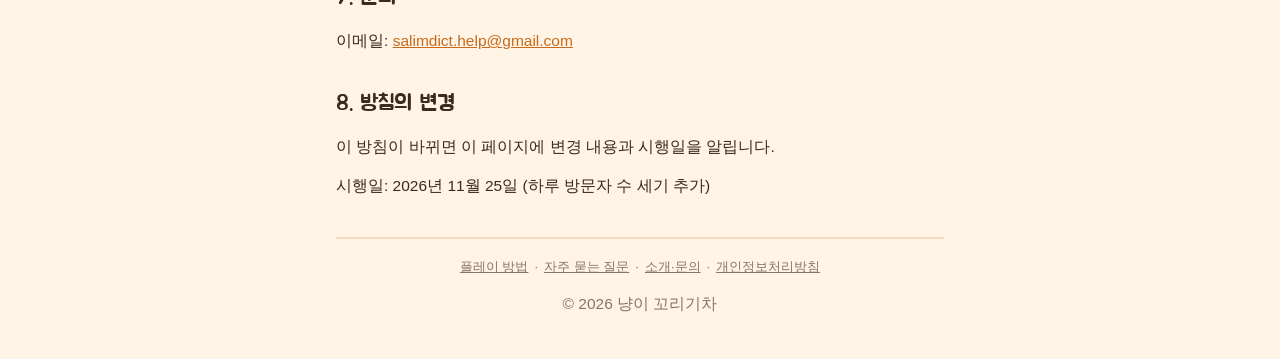
<file: privacy.html>
<!doctype html>
<html lang="ko">
<head>
  <meta charset="utf-8">
  <meta name="viewport" content="width=device-width, initial-scale=1, viewport-fit=cover">
  <title>개인정보처리방침 - 냥이 꼬리기차</title>
  <meta name="description" content="냥이 꼬리기차 사이트의 개인정보처리방침이에요.">
  <meta name="theme-color" content="#8fd18a">
  <link rel="canonical" href="https://nyangtrain.com/privacy.html">
  <link rel="icon" href="assets/cat.svg" type="image/svg+xml">
  <link rel="preconnect" href="https://fonts.googleapis.com">
  <link rel="preconnect" href="https://fonts.gstatic.com" crossorigin>
  <link href="https://fonts.googleapis.com/css2?family=Jua&display=swap" rel="stylesheet">
  <link rel="stylesheet" href="assets/style.css">
  <link rel="stylesheet" href="assets/site.css">
  <script async src="https://pagead2.googlesyndication.com/pagead/js/adsbygoogle.js?client=ca-pub-5781805498180631" crossorigin="anonymous"></script>
</head>
<body class="page">
  <header class="top">
    <a class="logo" href="./"><img src="assets/cat.svg" alt="">냥이 꼬리기차</a>
    <nav><a href="guide.html">플레이 방법</a><a href="faq.html">자주 묻는 질문</a><a href="about.html">소개</a></nav>
  </header>

  <main>
    <h1>개인정보처리방침</h1>
    <p>냥이 꼬리기차(이하 "사이트")는 이용자의 개인정보를 소중히 여기며, 게임 운영에 꼭 필요한 최소한의 정보만 다룹니다. 사이트는 회원가입을 받지 않으며 실명, 전화번호, 주소 같은 정보를 묻지 않습니다.</p>

    <h2>1. 다루는 정보와 목적</h2>
    <ul>
      <li><b>게임 안 이름(별명)과 게임 상태</b>: 같이 하기에 접속하면 이용자가 적은 별명, 고른 털색, 기차의 위치와 길이가 다른 이용자에게 보이도록 게임 서버로 전송됩니다. 이 정보는 게임이 진행되는 동안 서버의 메모리에만 있다가 접속을 끊으면 사라지며, 따로 저장하지 않습니다.</li>
      <li><b>서버 사용량</b>: 운영 예산을 지키기 위해 서버가 켜져 있던 시간과 주고받은 데이터의 양을 한 달 단위 합계로만 기록합니다.</li>
      <li><b>하루 방문자 수</b>: 하루에 몇 명이 찾아왔는지 세기 위해, 브라우저에 무작위 번호를 하나 만들어 저장하고 게임 서버로 보냅니다. 서버는 이 번호를 알아볼 수 없게 바꾼 값을 날짜별로만 남기며, 이름·연락처·IP 주소와 연결하지 않습니다. 운영자는 날짜별 인원 수만 봅니다.</li>
      <li><b>이 기기에만 저장되는 정보</b>: 최고 기록, 고른 털색, 별명, 고른 꾸미기는 이용자의 브라우저(로컬 저장소)에만 저장되며 운영자에게 전송되지 않습니다.</li>
      <li><b>접속 기록</b>: 사이트와 서버를 제공하는 회사는 보안과 장애 대응을 위해 IP 주소, 브라우저 종류, 접속 시각 같은 기본 접속 기록을 자체 정책에 따라 남길 수 있습니다.</li>
    </ul>

    <h2>2. 보관 기간</h2>
    <p>게임 상태는 접속이 끝나면 바로 사라집니다. 서버 사용량 합계는 해당 월이 지나면 새 달 기록으로 덮어씁니다. 하루 방문자 기록은 31일이 지나면 지웁니다. 브라우저에 저장된 정보는 이용자가 지우기 전까지 그 기기에 남습니다.</p>

    <h2>3. 처리를 맡기는 곳</h2>
    <ul>
      <li>GitHub, Inc. (GitHub Pages): 사이트 호스팅</li>
      <li>Fly.io, Inc.: 같이 하기 게임 서버 운영 (서버 지역: 일본 도쿄)</li>
      <li>Google LLC: 광고 제공 (광고를 싣는 경우)</li>
    </ul>

    <h2>4. 광고와 쿠키</h2>
    <p>사이트는 Google 등 제3자 광고 회사의 광고를 실을 수 있습니다. Google을 포함한 제3자 광고 회사는 쿠키를 사용해 이용자가 이 사이트나 다른 사이트를 방문한 기록을 바탕으로 광고를 보여 줄 수 있습니다. Google의 광고 쿠키 사용으로 Google과 그 파트너는 이 사이트 및 인터넷의 다른 사이트 방문 기록에 따라 광고를 제공할 수 있습니다.</p>
    <p>이용자는 <a href="https://adssettings.google.com" rel="noopener">Google 광고 설정</a>에서 맞춤 광고를 끌 수 있고, <a href="https://www.aboutads.info/choices/" rel="noopener">www.aboutads.info</a>에서 제3자 회사의 맞춤 광고 쿠키를 거부할 수 있습니다. Google이 데이터를 어떻게 쓰는지는 <a href="https://policies.google.com/technologies/partner-sites" rel="noopener">Google 파트너 사이트 정책</a>에서 확인할 수 있습니다. 브라우저 설정에서 쿠키를 차단할 수도 있습니다.</p>
    <p>광고를 보면 꾸미기 아이템을 여는 기능은 이용자가 직접 버튼을 눌렀을 때만 광고를 보여 주며, 광고를 보지 않아도 게임은 모두 무료로 할 수 있습니다.</p>

    <h2>5. 어린이의 개인정보</h2>
    <p>사이트는 어린이를 주 대상으로 하지 않으며, 어린이의 개인정보를 일부러 모으지 않습니다.</p>

    <h2>6. 이용자의 권리</h2>
    <p>브라우저에 저장된 정보는 브라우저의 사이트 데이터 삭제로 언제든지 지울 수 있습니다. 그 밖의 개인정보 관련 문의나 요청은 아래 연락처로 보내 주세요.</p>

    <h2>7. 문의</h2>
    <p>이메일: <a href="mailto:salimdict.help@gmail.com">salimdict.help@gmail.com</a></p>

    <h2>8. 방침의 변경</h2>
    <p>이 방침이 바뀌면 이 페이지에 변경 내용과 시행일을 알립니다.</p>
    <p>시행일: 2026년 11월 25일 (하루 방문자 수 세기 추가)</p>
  </main>

  <footer>
    <a href="guide.html">플레이 방법</a>·<a href="faq.html">자주 묻는 질문</a>·<a href="about.html">소개·문의</a>·<a href="privacy.html">개인정보처리방침</a>
    <p>© 2026 냥이 꼬리기차</p>
  </footer>
</body>
</html>
</file>
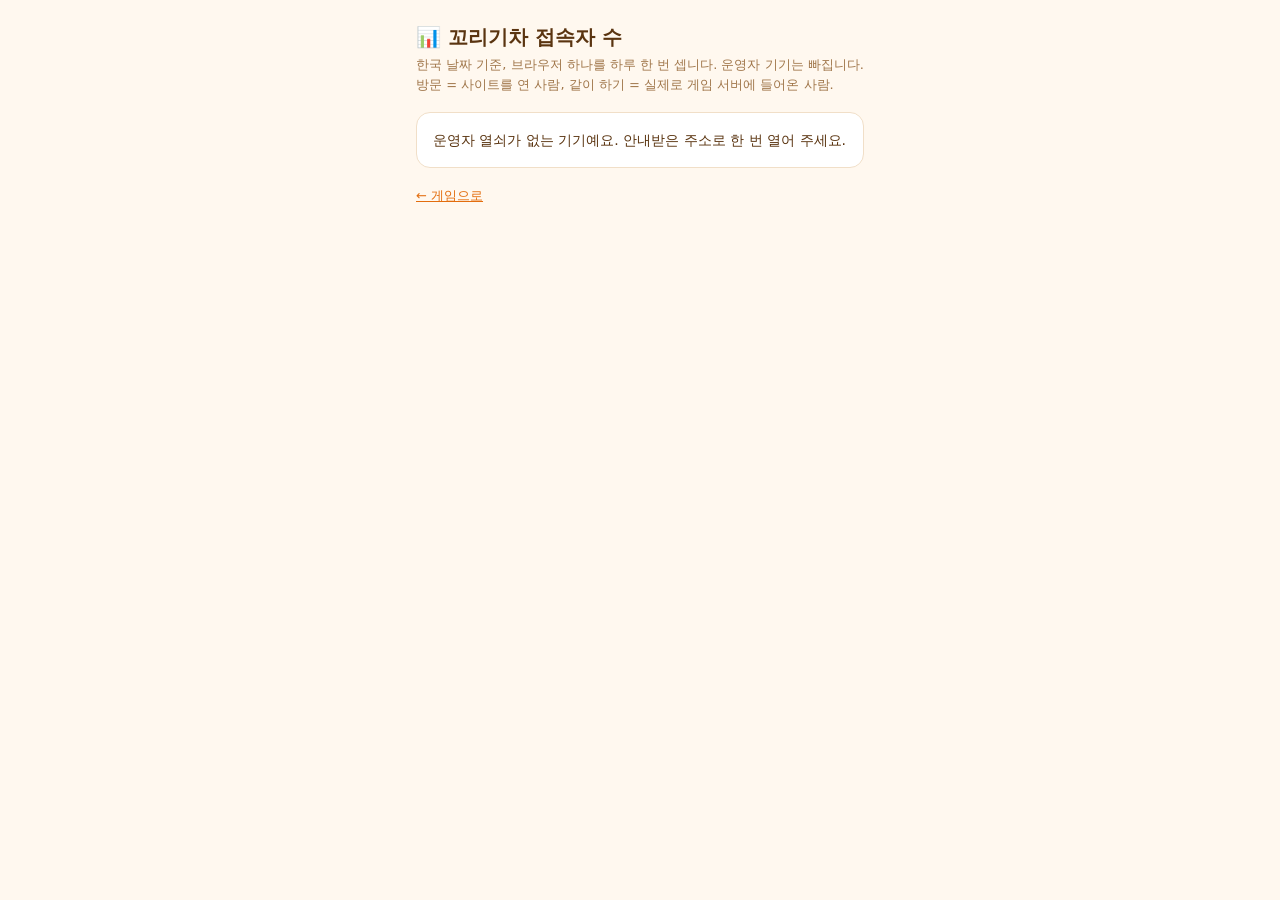
<file: visits.html>
<!doctype html>
<html lang="ko">
<head>
  <meta charset="utf-8">
  <meta name="viewport" content="width=device-width, initial-scale=1">
  <meta name="robots" content="noindex, nofollow">
  <title>접속자 수</title>
  <style>
    :root { --bg: #fff8ef; --card: #fff; --ink: #5a3410; --sub: #a0764a; --accent: #e36d0e; --line: #f1dfc8; }
    @media (prefers-color-scheme: dark) { :root { --bg: #1f1812; --card: #2a2119; --ink: #f6e4cf; --sub: #c9a37c; --accent: #ff9a45; --line: #3d3025; } }
    * { box-sizing: border-box; }
    body { margin: 0; background: var(--bg); color: var(--ink); font-family: system-ui, -apple-system, "Apple SD Gothic Neo", "Malgun Gothic", sans-serif; }
    main { max-width: 480px; margin: 0 auto; padding: 24px 16px 48px; }
    h1 { font-size: 20px; margin: 0 0 4px; }
    .note { color: var(--sub); font-size: 13px; margin: 0 0 18px; line-height: 1.5; }
    .tiles { display: grid; grid-template-columns: 1fr 1fr; gap: 10px; margin-bottom: 18px; }
    .tile { background: var(--card); border: 1px solid var(--line); border-radius: 14px; padding: 14px; }
    .tile b { display: block; font-size: 28px; color: var(--accent); font-variant-numeric: tabular-nums; }
    .tile span { font-size: 13px; color: var(--sub); }
    table { width: 100%; border-collapse: collapse; background: var(--card); border: 1px solid var(--line); border-radius: 14px; overflow: hidden; font-variant-numeric: tabular-nums; }
    th, td { padding: 9px 12px; border-bottom: 1px solid var(--line); text-align: right; font-size: 14px; }
    th:first-child, td:first-child { text-align: left; }
    th { font-size: 12px; color: var(--sub); font-weight: 600; }
    tr:last-child td { border-bottom: 0; }
    .msg { padding: 16px; background: var(--card); border: 1px solid var(--line); border-radius: 14px; font-size: 14px; line-height: 1.6; }
    a { color: var(--accent); }
  </style>
</head>
<body>
<main>
  <h1>📊 꼬리기차 접속자 수</h1>
  <p class="note">한국 날짜 기준, 브라우저 하나를 하루 한 번 셉니다. 운영자 기기는 빠집니다.<br>방문 = 사이트를 연 사람, 같이 하기 = 실제로 게임 서버에 들어온 사람.</p>
  <div id="out"><div class="msg">불러오는 중… (서버가 자고 있으면 몇 초 걸려요)</div></div>
  <p class="note" style="margin-top:18px"><a href="play/">← 게임으로</a></p>
</main>
<script>
(function () {
  var SERVER = 'https://nyangnyang-cattrain.fly.dev';
  var out = document.getElementById('out');
  var key = '';
  try {
    var q = new URLSearchParams(location.search).get('key');
    if (q) localStorage.setItem('ct-owner-key', q);
    key = localStorage.getItem('ct-owner-key') || '';
  } catch (e) {}
  function msg(t) { out.innerHTML = '<div class="msg"></div>'; out.firstChild.textContent = t; }
  if (!key) { msg('운영자 열쇠가 없는 기기예요. 안내받은 주소로 한 번 열어 주세요.'); return; }
  fetch(SERVER + '/visits?k=' + encodeURIComponent(key), { cache: 'no-store' }).then(function (r) {
    if (r.status === 403) throw new Error('key');
    if (!r.ok) throw new Error('http');
    return r.json();
  }).then(function (d) {
    var h = '<div class="tiles"><div class="tile"><b>' + d.last7.visitors + '</b><span>최근 7일 방문 (중복 빼고)</span></div>'
      + '<div class="tile"><b>' + d.last7.players + '</b><span>최근 7일 같이 하기</span></div></div>';
    h += '<table><thead><tr><th>날짜</th><th>방문</th><th>같이 하기</th></tr></thead><tbody>';
    if (!d.days.length) h += '<tr><td colspan="3">아직 기록이 없어요</td></tr>';
    d.days.forEach(function (r) { h += '<tr><td>' + r.day + (r.day === d.today ? ' (오늘)' : '') + '</td><td>' + r.visitors + '</td><td>' + r.players + '</td></tr>'; });
    out.innerHTML = h + '</tbody></table>';
  }).catch(function (e) {
    msg(e.message === 'key' ? '열쇠가 맞지 않아요.' : '서버에 연결하지 못했어요. 잠시 뒤 다시 열어 주세요.');
  });
})();
</script>
</body>
</html>
</file>
<file: assets/style.css>
:root {
  --bg: #fff4e6;
  --card: #ffffff;
  --text: #3b2a20;
  --muted: #8a7566;
  --accent: #f2994a;
  --line: #f3dcc4;
}

* { box-sizing: border-box; }

html, body { margin: 0; }

body {
  background: var(--bg);
  color: var(--text);
  font-family: -apple-system, BlinkMacSystemFont, "Apple SD Gothic Neo", "Noto Sans KR", "Malgun Gothic", sans-serif;
  line-height: 1.5;
  max-width: 480px;
  margin: 0 auto;
  padding: 0 16px env(safe-area-inset-bottom);
  -webkit-tap-highlight-color: transparent;
}

.hero {
  text-align: center;
  padding: 32px 0 16px;
}

.hero-cat {
  width: 160px;
  height: 160px;
  animation: bob 2.4s ease-in-out infinite;
}

@keyframes bob {
  0%, 100% { transform: translateY(0); }
  50% { transform: translateY(-6px); }
}

h1 {
  font-size: 28px;
  margin: 8px 0 0;
}

.tagline {
  color: var(--muted);
  margin: 4px 0 0;
}

.section-title {
  font-size: 18px;
  margin: 24px 0 12px;
}

.game-list {
  list-style: none;
  margin: 0;
  padding: 0;
  display: grid;
  gap: 12px;
}

.game-card {
  display: flex;
  align-items: center;
  gap: 14px;
  background: var(--card);
  border: 2px solid var(--line);
  border-radius: 18px;
  padding: 14px 16px;
  color: inherit;
  text-decoration: none;
}

a.game-card:active { transform: scale(0.98); }

.game-card.soon { opacity: 0.75; }

.game-icon { font-size: 34px; }

.game-text {
  display: flex;
  flex-direction: column;
  flex: 1;
  min-width: 0;
}

.game-text small { color: var(--muted); }

.badge {
  font-size: 12px;
  background: var(--line);
  color: var(--muted);
  border-radius: 999px;
  padding: 3px 10px;
  white-space: nowrap;
}

footer {
  text-align: center;
  color: var(--muted);
  font-size: 13px;
  padding: 40px 0 24px;
}

@media (prefers-reduced-motion: reduce) {
  .hero-cat { animation: none; }
}

.badge.play {
  background: var(--accent);
  color: #fff;
}

/* 게임 결과 창의 전체 순위표 (assets/ranking.js) */
dialog { max-height: calc(100dvh - 32px); overflow-y: auto; }

.ranking {
  margin-top: 18px;
  padding-top: 14px;
  border-top: 2px dashed var(--line);
  text-align: left;
}

.ranking-title { margin: 0 0 8px; font-weight: 700; text-align: center; }

.ranking-form { display: flex; gap: 8px; }

.ranking-form[hidden] { display: none; }

.ranking-form input {
  flex: 1;
  min-width: 0;
  font: inherit;
  font-size: 16px;
  padding: 8px 12px;
  border: 2px solid var(--line);
  border-radius: 12px;
}

dialog .ranking-form button {
  width: auto;
  padding: 8px 16px;
  font-size: 16px;
}

.ranking-message { margin: 6px 0 8px; font-size: 13px; color: var(--muted); text-align: center; min-height: 1em; }

.ranking-list { list-style: none; margin: 0; padding: 0; font-size: 15px; }

.ranking-list li { display: flex; align-items: center; gap: 10px; padding: 5px 8px; border-radius: 10px; }

.ranking-list li:nth-child(odd) { background: var(--bg); }

.ranking-list li.mine { background: #ffe0b8; font-weight: 700; }

.ranking-list .rank { width: 22px; text-align: center; color: var(--muted); }

.ranking-list .who { flex: 1; min-width: 0; overflow: hidden; text-overflow: ellipsis; white-space: nowrap; }

.ranking-list .ranking-empty { justify-content: center; color: var(--muted); background: none; }

footer a { color: inherit; }
</file>
<file: assets/site.css>
/* 소개·안내 페이지 공통 모양 (게임 화면은 play/cattrain.css) */
body.page { max-width: 640px; }
.page header.top { display: flex; align-items: center; justify-content: space-between; padding: 14px 0; }
.page .logo { display: flex; align-items: center; gap: 8px; color: var(--text); text-decoration: none; font-family: 'Jua', sans-serif; font-size: 20px; }
.page .logo img { width: 34px; height: 34px; }
.page nav a { color: var(--muted); text-decoration: none; font-size: 14px; margin-left: 12px; }
.page nav a:hover { color: var(--text); }
.page h1 { font-family: 'Jua', sans-serif; font-weight: normal; font-size: 34px; line-height: 1.2; margin: 18px 0 6px; }
.page h2 { font-family: 'Jua', sans-serif; font-weight: normal; font-size: 22px; margin: 34px 0 10px; }
.page h3 { font-size: 16px; margin: 18px 0 4px; }
.page p, .page li { font-size: 15.5px; }
.page .lead { color: var(--muted); font-size: 17px; margin: 0 0 18px; }
.page .play-btn { display: block; text-align: center; background: #22a35a; color: #fff; text-decoration: none; font-family: 'Jua', sans-serif; font-size: 24px; padding: 16px; border-radius: 18px; box-shadow: 0 5px 0 #17803f; margin: 8px 0 6px; }
.page .play-btn:active { transform: translateY(3px); box-shadow: 0 2px 0 #17803f; }
.page .small { color: var(--muted); font-size: 13px; text-align: center; margin: 0 0 18px; }
.page .shots { display: grid; grid-template-columns: 1fr 1fr; gap: 10px; margin: 20px 0; }
.page .shots img { width: 100%; height: auto; border-radius: 16px; border: 3px solid #fff; box-shadow: 0 4px 14px rgba(80, 50, 20, .15); display: block; }
.page .shots figcaption { text-align: center; color: var(--muted); font-size: 13px; margin-top: 4px; }
.page .cards { list-style: none; padding: 0; margin: 0; display: grid; gap: 10px; }
.page .cards li { background: var(--card); border: 2px solid var(--line); border-radius: 16px; padding: 12px 14px; }
.page .cards b { display: block; font-size: 16px; }
.page .item { display: flex; gap: 12px; align-items: flex-start; }
.page .item .ico { font-size: 28px; line-height: 1; flex: 0 0 34px; text-align: center; }
.page details { background: var(--card); border: 2px solid var(--line); border-radius: 14px; padding: 10px 14px; margin: 8px 0; }
.page summary { font-weight: 700; cursor: pointer; }
.page table { width: 100%; border-collapse: collapse; background: var(--card); border-radius: 12px; overflow: hidden; font-size: 14.5px; }
.page th, .page td { border-bottom: 1px solid var(--line); padding: 8px 10px; text-align: left; vertical-align: top; }
.page th { background: #fbe9d6; }
.page footer { margin: 40px 0 0; padding: 18px 0 28px; border-top: 2px solid var(--line); color: var(--muted); font-size: 13px; text-align: center; }
.page footer a { color: var(--muted); margin: 0 6px; }
.page a { color: #c96a1b; }

.page .more-game { display: flex; align-items: center; gap: 12px; margin: 0 0 22px; padding: 10px; background: #fff7ec; border: 3px solid #ffc9a8; border-radius: 18px; text-decoration: none; color: #6b4022; box-shadow: 0 4px 0 #f0b58c; }
.page .more-game img { width: 132px; height: auto; border-radius: 12px; flex: none; }
.page .more-game span { display: flex; flex-direction: column; font-size: 13px; line-height: 1.45; }
.page .more-game small { color: #b26a3a; font-size: 12px; }
.page .more-game b { font-family: 'Jua', sans-serif; font-weight: 400; font-size: 21px; color: #d9541e; }
</file>
<file: play/cattrain.css>
/* 냥이 꼬리기차: 화면 전체를 쓰는 게임이라 공통 body 여백을 없앤다. */
body.cattrain {
  max-width: none;
  padding: 0;
  overflow: hidden;
  background: #6fb56b;
  font-family: "Jua", -apple-system, "Apple SD Gothic Neo", "Noto Sans KR", "Malgun Gothic", sans-serif;
  overscroll-behavior: none;
  user-select: none;
  -webkit-user-select: none;
}

#canvas {
  position: fixed;
  inset: 0;
  width: 100vw;
  height: 100dvh;
  display: block;
  touch-action: none;
}



/* 시작 화면 */
.start {
  position: fixed;
  inset: 0;
  overflow-y: auto;
  padding: calc(12px + env(safe-area-inset-top)) 24px calc(24px + env(safe-area-inset-bottom));
  background: linear-gradient(#ffd9a0e8, #ffeccfe8);
  color: #8a4a12;
  text-align: center;
  display: flex;
  flex-direction: column;
  align-items: center;
}

.start[hidden] { display: none; }

.start > * { width: 100%; max-width: 360px; }

.start .home {
  align-self: flex-start;
  color: #8a4a12;
  text-decoration: none;
  font-size: 17px;
  width: auto;
}

.start .site { margin: 0; font-size: 15px; color: #b8651b; }

.start h1 {
  margin: 4px 0 0;
  font-size: 56px;
  line-height: 1.05;
  font-weight: 400;
  display: flex;
  flex-direction: column;
  color: #fff;
  -webkit-text-stroke: 3px #8a4a12;
  paint-order: stroke fill;
  text-shadow: 0 4px 0 #8a4a12;
}

.start h1 .yellow { color: #ffcf3f; }

.start .lead { margin: 14px 0; font-size: 17px; }

.start .mode-note { margin: -6px 0 12px; font-size: 15px; color: #2f7a3f; }
.start .mode-note[hidden] { display: none; }
.start .go:disabled { opacity: 0.7; }

.panel {
  background: rgba(255, 255, 255, 0.75);
  border-radius: 20px;
  padding: 10px 8px 12px;
}

.panel .label { margin: 0 0 6px; font-size: 15px; }

.furs { display: flex; flex-wrap: wrap; justify-content: center; gap: 2px 6px; }

.furs button {
  width: 48px;
  height: 48px;
  border-radius: 50%;
  border: 4px solid transparent;
  background: none center / 42px no-repeat;
  padding: 0;
}

.furs button[aria-checked="true"] { border-color: #ff7a00; background-color: #fff; }

.name {
  display: flex;
  align-items: center;
  gap: 10px;
  margin-top: 12px;
  background: #fff;
  border: 2px solid #e6b98a;
  border-radius: 14px;
  padding: 6px 14px;
  font-size: 18px;
}

.name input {
  flex: 1;
  min-width: 0;
  border: 0;
  outline: 0;
  font: inherit;
  color: #3b2a20;
  background: none;
}

.rules .ri { display: inline-block; margin-right: 0.2em; vertical-align: -0.25em; }
.rules .ri canvas { display: block; }
.rules {
  list-style: none;
  margin: 12px 0;
  padding: 0;
  font-size: 15px;
  text-align: left;
  display: grid;
  gap: 4px;
}

.start .go {
  margin-top: auto;
  border: 0;
  border-radius: 22px;
  padding: 14px 0;
  background: #ff8a2a;
  box-shadow: 0 6px 0 #e36d0e;
  color: #fff;
  font: inherit;
  font-size: 30px;
  text-shadow: 0 2px 0 #b4500a;
}

.start .go:active { transform: translateY(3px); box-shadow: 0 3px 0 #e36d0e; }

/* 친구 초대 */
.start .invite[hidden], .start .invite-box[hidden] { display: none; }
.start .invite { margin: 0 0 14px; }
.start .play-tabs { display: flex; gap: 6px; padding: 5px; border-radius: 18px; background: rgba(255,255,255,.7); }
.start .play-tabs button {
  flex: 1; border: 0; border-radius: 14px; padding: 10px 0; background: none;
  color: #9a6b3f; font: inherit; font-size: 17px;
}
.start .play-tabs button[aria-checked="true"] { background: #4aa3c9; color: #fff; box-shadow: 0 3px 0 #2f7fa3; }
.start .tab-desc { margin: 6px 0 0; font-size: 14px; color: #8a5a2b; }
.start .invite-box {
  margin-top: 8px; padding: 12px; border-radius: 16px; background: #e6f5fb;
  color: #1d5f7d; font-size: 14px; text-align: center;
}
.start .invite-box p { margin: 0 0 8px; }
.start .invite-box input {
  width: 100%; box-sizing: border-box; border: 1px solid #9fd0e4; border-radius: 10px;
  padding: 7px 8px; font-size: 13px; color: #333; background: #fff; text-align: center;
  user-select: all; -webkit-user-select: all;
}
.start .invite-row button[hidden] { display: none; }
.start .invite-row { display: flex; gap: 8px; margin-top: 8px; }
.start .invite-row button {
  flex: 1; border: 0; border-radius: 12px; padding: 9px 0; background: #4aa3c9;
  color: #fff; font: inherit; font-size: 15px;
}


/* 결과 창 */
#result {
  border: 0;
  border-radius: 28px;
  padding: 20px;
  width: min(340px, calc(100% - 32px));
  background: #fff8ee;
  color: #8a4a12;
  text-align: center;
  font-family: inherit;
}

#result::backdrop { background: rgba(30, 20, 10, 0.55); }

.result-title { margin: 0; font-size: 19px; color: #b4500a; }
.result-cat { width: 80px; height: 80px; display: block; margin: 6px auto 0; }
.result-sub { margin: 2px 0 10px; font-size: 14px; color: #9a7a5a; }

.stats { display: grid; grid-template-columns: repeat(3, 1fr); gap: 8px; }

.stats div {
  background: #ffe9c7;
  border-radius: 14px;
  padding: 8px 4px;
  display: flex;
  flex-direction: column;
}

.stats small { font-size: 12px; color: #9a7a5a; }
.stats b { font-size: 18px; font-weight: 400; color: #e36d0e; }

.result-best { margin: 10px 0; font-size: 14px; min-height: 1em; }
.result-best.new { background: #fff1a8; border-radius: 12px; padding: 8px; color: #8a5a00; }

#result button {
  width: 100%;
  border: 0;
  border-radius: 18px;
  padding: 12px 0;
  margin-top: 8px;
  background: #ff8a2a;
  color: #fff;
  font: inherit;
  font-size: 20px;
}


#result .other {
  display: block;
  margin-top: 8px;
  padding: 10px 0;
  border-radius: 16px;
  background: #f0dcc0;
  color: #8a4a12;
  text-decoration: none;
  font-size: 16px;
}


/* 꾸미기 */
.shop-btn {
  display: flex;
  align-items: center;
  gap: 6px;
  width: 100%;
  margin: 0 0 10px;
  border: 3px solid #fff;
  border-radius: 18px;
  padding: 6px 10px 6px 4px;
  background: linear-gradient(135deg, #ff8fb8 0%, #c77dff 100%);
  color: #fff;
  font: inherit;
  text-align: left;
  cursor: pointer;
  box-shadow: 0 5px 0 #a0459a, 0 6px 16px rgba(160, 69, 154, 0.35);
  animation: shop-bob 2.4s ease-in-out infinite;
  position: relative;
  overflow: hidden;
}
.shop-btn::after { content: ''; position: absolute; top: 0; bottom: 0; width: 40%; left: -60%; background: linear-gradient(100deg, transparent, rgba(255, 255, 255, 0.45), transparent); animation: shop-shine 3s ease-in-out infinite; }
.shop-btn:active { transform: translateY(3px); box-shadow: 0 2px 0 #a0459a; animation: none; }
.shop-btn-pic { flex: 0 0 auto; width: 120px; height: 64px; background: rgba(255, 255, 255, 0.25); border-radius: 12px; }
.shop-btn-pic canvas { display: block; }
.shop-btn-text { display: flex; flex-direction: column; min-width: 0; }
.shop-btn-text b { font-family: 'Jua', sans-serif; font-weight: normal; font-size: 21px; line-height: 1.15; text-shadow: 0 1px 0 rgba(120, 30, 90, 0.4); }
.shop-btn-text small { font-size: 11.5px; opacity: 0.95; }
.shop-btn-text em { font-style: normal; margin-top: 3px; align-self: flex-start; background: #ffe066; color: #7a3a00; border-radius: 999px; padding: 1px 8px; font-size: 12px; font-weight: 700; }
@keyframes shop-bob { 0%, 100% { transform: translateY(0); } 50% { transform: translateY(-2px); } }
@keyframes shop-shine { 0%, 55% { left: -60%; } 100% { left: 130%; } }
@media (prefers-reduced-motion: reduce) { .shop-btn, .shop-btn::after { animation: none; } }
#result .deco-btn { background: linear-gradient(135deg, #ff8fb8, #c77dff); color: #fff; }
.pc-tip { margin: -4px 0 10px; font-size: 14px; color: #6a4a8a; background: rgba(255, 255, 255, 0.7); border-radius: 12px; padding: 6px 8px; }
.pc-tip[hidden] { display: none; }

#shop {
  position: fixed;
  inset: 0;
  margin: auto;
  z-index: 50;
  overflow-y: auto;
  box-shadow: 0 0 0 100vmax rgba(30, 20, 10, 0.55);
  border: 0;
  border-radius: 26px;
  padding: 16px 12px 14px;
  width: min(440px, calc(100% - 20px));
  max-height: calc(100% - 24px);
  background: #fff8ee;
  color: #6a3a12;
  font-family: inherit;
}
.shop-head { display: flex; align-items: center; justify-content: space-between; }
.shop-title { margin: 0; font-size: 24px; color: #b4500a; }
.shop-close { border: 0; background: #f0dcc0; color: #8a4a12; width: 36px; height: 36px; border-radius: 50%; font-size: 16px; }
.shop-sub { margin: 2px 0 8px; font-size: 13px; color: #9a7a5a; }
.shop-pass { display: block; width: 100%; border: 0; border-radius: 14px; padding: 12px; margin: 0 0 10px; background: #22a35a; color: #fff; font: inherit; font-family: 'Jua', sans-serif; font-size: 18px; cursor: pointer; box-shadow: 0 4px 0 #17803f; }
.shop-pass[hidden] { display: none; }
.shop-pass:disabled { opacity: .6; }
.shop-preview { background: #8fd18a; border: 3px solid #fff; border-radius: 18px; display: flex; justify-content: center; box-shadow: 0 3px 10px rgba(80, 50, 20, 0.15); }
.shop-preview canvas { max-width: 100%; height: auto; }
#shop h3 { margin: 16px 0 8px; font-size: 18px; font-weight: 400; color: #8a4a12; text-align: left; }
#shop .items { list-style: none; margin: 0; padding: 0; display: grid; grid-template-columns: repeat(3, 1fr); gap: 8px; }
#shop .items li {
  position: relative;
  background: #fff;
  border: 2px solid #f3dcc4;
  border-radius: 16px;
  padding: 6px 4px 6px;
  display: flex;
  flex-direction: column;
  align-items: center;
  gap: 3px;
}
#shop .items li.locked::after { content: '🔒'; position: absolute; top: 4px; right: 6px; font-size: 13px; }
#shop .items canvas { max-width: 100%; height: auto; }
#shop .items b { font-weight: 400; font-size: 14px; }
#shop .tag { font-size: 11px; color: #fff; border-radius: 8px; padding: 0 7px; }
#shop .items button { width: 100%; border: 0; border-radius: 10px; padding: 6px 0; font: inherit; font-size: 13px; margin-top: 2px; }
#shop .items button.ad { background: #22a35a; color: #fff; }
#shop .items button.use { background: #f1e6da; color: #6a3a12; }
#shop .items button.on { background: #ff8a2a; color: #fff; }
#shop .items button:disabled { opacity: 0.6; }
.shop-note { margin: 12px 0 6px; font-size: 12px; color: #9a7a5a; text-align: left; }
.shop-done { width: 100%; border: 0; border-radius: 16px; padding: 12px 0; background: #ff8a2a; color: #fff; font: inherit; font-size: 19px; }

/* 냥! 말풍선 */
.emote[hidden], .emote-menu[hidden] { display: none; }
.emote { position: fixed; right: 14px; bottom: calc(18px + env(safe-area-inset-bottom)); z-index: 5; display: flex; flex-direction: column; align-items: flex-end; gap: 8px; }
.emote-btn {
  width: 54px; height: 54px; border: 0; border-radius: 50%; background: rgba(255,255,255,.92);
  box-shadow: 0 3px 0 rgba(0,0,0,.18); font-size: 26px; touch-action: none;
}
.emote-menu { display: grid; grid-template-columns: 1fr 1fr; gap: 6px; }
.emote-menu button {
  border: 2px solid #e36d0e; border-radius: 16px; background: #fff; color: #8a4a12;
  font: inherit; font-family: "Jua", sans-serif; font-size: 16px; padding: 8px 10px; min-width: 76px; touch-action: none;
}
.emote-menu button:last-child:nth-child(odd) { grid-column: span 2; }
.emote-menu button:active { background: #ffe7cf; }

/* 다른 게임 링크 */
#result .other.bungeo { background: #ffe1c4; color: #d9541e; }

/* 운영자 기기에서만 보이는 접속자 보기 링크 */
.owner-stats { display: block; margin-top: 10px; text-align: center; font-size: 13px; color: #2f7a3f; }
.owner-stats[hidden] { display: none; }
</file>
